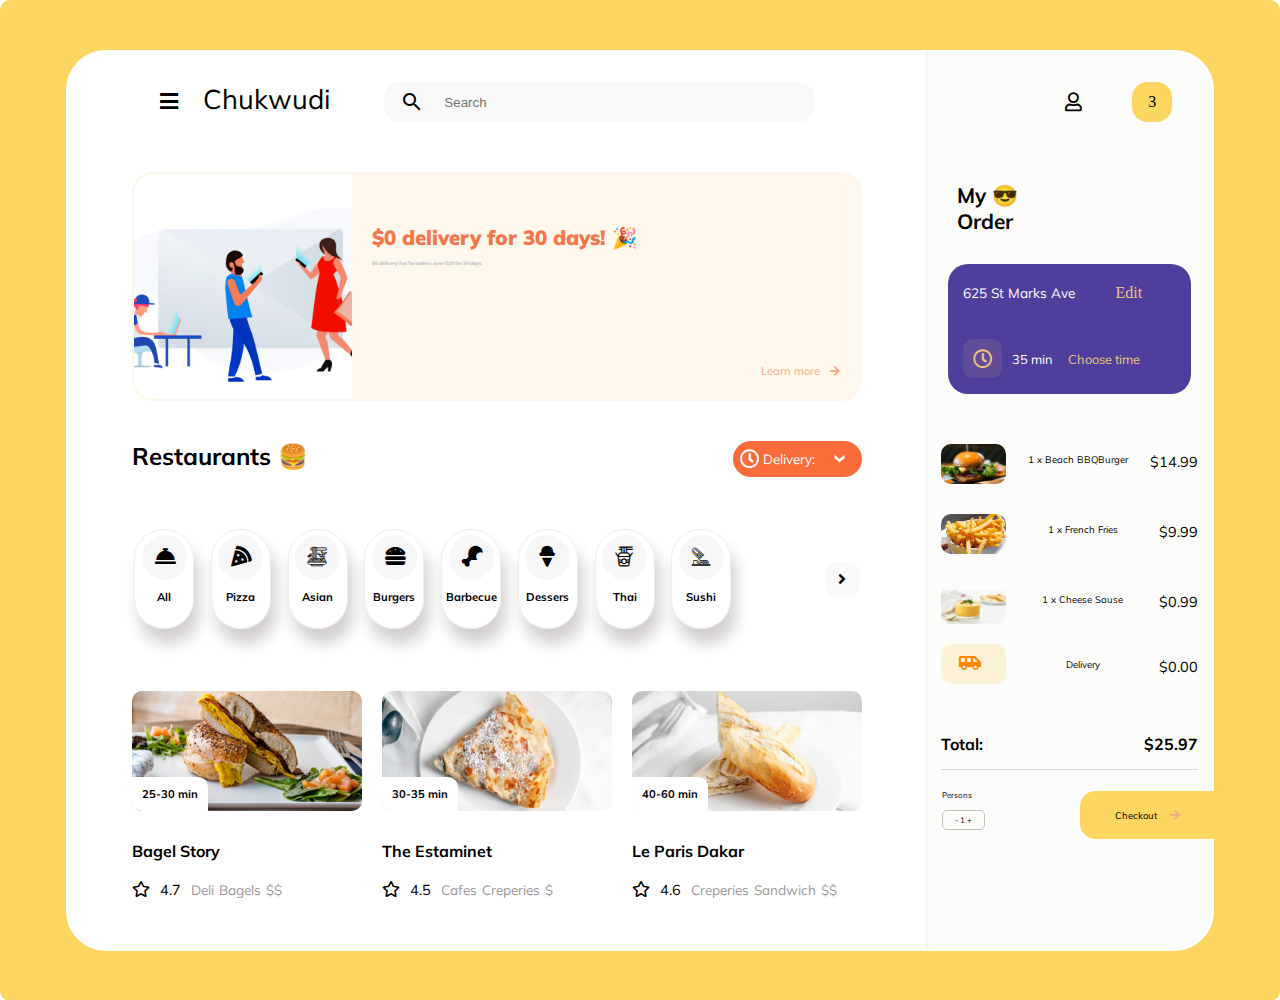
<file: index.html>
<!DOCTYPE html>
<html lang="en">

    <head>
        <meta charset="utf-8">
        <meta http-equiv="X-UA-Compatible" content="IE=edge">
        <title>Food Delivery Dashboard</title>
        <meta name="description" content="">
        <meta name="viewport" content="width=device-width, initial-scale=1">
        <link rel="stylesheet" href="style.css">
        <link rel="stylesheet" href="img/fontawesome-with-css/css/all.min.css">
        <link rel="stylesheet" type="text/css" href="img/my-icons-collection/font/flaticon.css">
        <link href="https://fonts.googleapis.com/icon?family=Material+Icons" rel="stylesheet">
    </head>

    <body>
        <main>
            <div class="inner-main">
                <div class="main-content">
                    <div class="header">
                        <i class="fas fa-bars"></i>
                        <p class="name">Chukwudi</p>
                        <i class="material-icons icon">search</i><input type="search" placeholder="Search">
                    </div>
                    <div class="first-content">
                        <div class="imgillus"></div>
                        <div>
                            <p class="delivery">$0 delivery for 30 days! &#x1F389;</p>
                            <p class="fee"> $0 delivery fee for orders over $10 for 30 days</p>
                        </div>
                        <p class="learn"><a href="#">Learn more</a><i class="fas fa-arrow-right"></i></p>
                    </div>
                    <div class="second-content-header">
                        <p class="restaurant">Restaurants &#127828;</p>
                        <div class="deliver">
                            <i class="far fa-clock iconz"></i>
                            <select name="delivery-time" class="deliver-now">
                                <option value="0">Delivery: </option>
                                <option value="30minutes">30 minutes</option>
                                <option value="1hour">1 hour</option>
                                <option value="2hours">2 hours</option>
                                <option value="5hours">5 hours</option>
                                <option value="5hours">1 day</option>
                                <option value="5hours">3 days</option>
                                <option value="5hours">5 days</option>
                                <option value="5hours">1 week</option>
                                <option value="5hours">1 month</option>
                                <option value="5hours">1 year</option>
                            </select>
                            <!--<i class="fas fa-arrow-down"></i>-->
                        </div>
                    </div>
                    <div class="second-content">
                        <div class="content-inner1">
                            <div class="meal"><i class="fas fa-concierge-bell"></i></div>
                            <p class="text">All</p>
                        </div>
                        <div class="content-inner2">
                            <div class="meal"><i class="fas fa-pizza-slice"></i></div>
                            <p class="text">Pizza</p>
                        </div>
                        <div class="content-inner3">
                            <div class="meal"><i class="flaticon-noodles"></i></div>
                            <p class="text">Asian</p>
                        </div>
                        <div class="content-inner4">
                            <div class="meal"><i class="fas fa-hamburger"></i></div>
                            <p class="text">Burgers</p>
                        </div>
                        <div class="content-inner5">
                            <div class="meal"><i class="fas fa-drumstick-bite"></i></div>
                            <p class="text">Barbecue</p>
                        </div>
                        <div class="content-inner6">
                            <div class="meal"><i class="fas fa-ice-cream"></i></div>
                            <p class="text">Dessers</p>
                        </div>
                        <div class="content-inner7">
                            <div class="meal"><i class="flaticon-thai-food"></i></div>
                            <p class="text">Thai</p>
                        </div>
                        <div class="content-inner8">
                            <div class="meal"><i class="flaticon-sushi"></i></div>
                            <p class="text">Sushi</p>
                        </div>
                        <div class="content-inner10">
                            <i class="fas fa-angle-right next-arrow"></i>
                        </div>
                    </div>
                    <div class="third-content">
                        <div class="inner-content1">
                            <div class="image1"><p class="min">25-30 min</p></div>
                            <p class="txt">Bagel Story</p>
                            <div class="reviews">
                                <p><i class="far fa-star"></i></p>
                                <p class="textz">4.7</p>
                                <p class="textx">Deli</p>
                                <p class="textx">Bagels</p>
                                <p class="textx">$$</p>
                            
                            </div>
                        </div>
                        <div class="inner-content2">
                            <div class="image2"><p class="min">30-35 min</p></div>
                            <p class="txt">The Estaminet</p>
                            <div class="reviews">
                                <p><i class="far fa-star"></i></p>
                                <p class="textz">4.5</p>
                                <p class="textx">Cafes</p>
                                <p class="textx">Creperies</p>
                                <p class="textx">$</p>
                            </div>
                        </div>
                        <div class="inner-content3">
                            <div class="image3"><p class="min">40-60 min</p></div>
                            <p class="txt">Le Paris Dakar</p>
                            <div class="reviews">
                                <p><i class="far fa-star"></i></p>
                                <p class="textz">4.6</p>
                                <p class="textx">Creperies</p>
                                <p class="textx">Sandwich</p>
                                <p class="textx">$$</p>
                            </div>
                        </div>
                    </div>
                </div>
                <div class="side-content">
                    <div class="side-header">
                        <i class="far fa-user"></i>
                        <p class="numb">3</p>
                    </div>
                    <p class="order">My &#128526; <br>Order</p>
                    <div class="purple">
                        <p class="six">625 St Marks Ave</p>
                        <p class="edit">Edit</p>
                        <i class="far fa-clock orange"></i>
                        <p class="timez">35 min</p>
                        <p class="choose">Choose time</p>
                    </div>

                    <div class="order-placed">
                        <div class="order1">
                            <div class="img-order1"></div>
                            <p class="one">1 <span>x</span> Beach BBQBurger</p>
                            <p class="dollar">$14.99</p>
                        </div>
                        <div class="order2">
                            <div class="img-order2"></div>
                            <p class="one">1 <span>x</span> French Fries</p>
                            <p class="dollar">$9.99</p>
                        </div>
                        <div class="order3">
                            <div class="img-order3"></div>
                            <p class="one">1 <span>x</span> Cheese Sause</p>
                            <p class="dollar">$0.99</p>
                        </div>
                        <div class="order4">
                            <div class="img-order4"><i class="material-icons">
                                airport_shuttle</i></div>
                            <p class="del">Delivery</p>
                            <p class="dollar">$0.00</p>
                        </div>
                        <div class="mTotal">
                            <p class="total">Total: </p>
                            <p class="Amt">$25.97</p>
                        </div>
                    </div>
                    <div class="checkout">
                        <div class="checkoutvalue">
                        <p class="per">Persons</p>
                        <p class="box">-  1  +</p>
                    </div>
                        <p class="check">Checkout <i class="fas fa-arrow-right xit"></i></p>
                    </div>
                </div>
                </div>
                </main>

    </body>

</html>
</file>
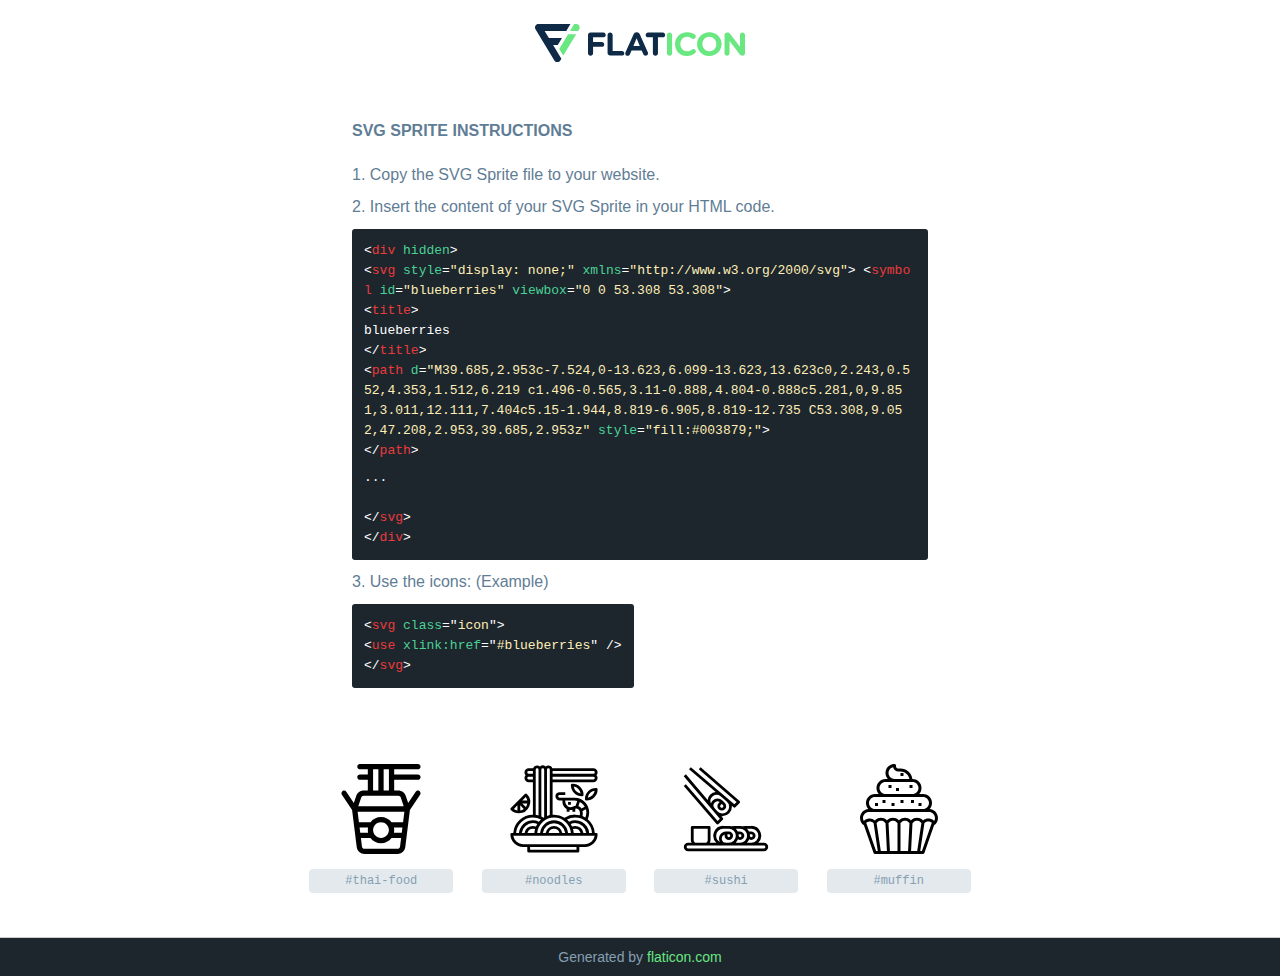
<file: img/my-icons-collection/My icons collection-SVG-Sprites-Demo.html>
<!DOCTYPE html>
<!--
Flaticon SVG Sprite: My icons collectionCreation date: 08/06/2020 12:21-->
<html>
<!DOCTYPE html>
<html>
<head>
    <title>Flaticon SVG Sprite</title>
    <meta charset="UTF-8">
    <style>
        html, body, div, span, applet, object, iframe,
        h1, h2, h3, h4, h5, h6, p, blockquote, pre,
        a, abbr, acronym, address, big, cite, code,
        del, dfn, em, img, ins, kbd, q, s, samp,
        small, strike, strong, sub, sup, tt, var,
        b, u, i, center,
        dl, dt, dd, ol, ul, li,
        fieldset, form, label, legend,
        table, caption, tbody, tfoot, thead, tr, th, td,
        article, aside, canvas, details, embed,
        figure, figcaption, footer, header, hgroup,
        menu, nav, output, ruby, section, summary,
        time, mark, audio, video {
            margin: 0;
            padding: 0;
            border: 0;
            font-size: 100%;
            font: inherit;
            vertical-align: baseline;
        }
        /* HTML5 display-role reset for older browsers */
        article, aside, details, figcaption, figure,
        footer, header, hgroup, menu, nav, section {
            display: block;
        }
        body {
            line-height: 1;
        }
        ol, ul {
            list-style: none;
        }
        blockquote, q {
            quotes: none;
        }
        blockquote:before, blockquote:after,
        q:before, q:after {
            content: '';
            content: none;
        }
        table {
            border-collapse: collapse;
            border-spacing: 0;
        }
        body {
            font-family: Helvetica, Arial, sans-serif;
            font-size: 16px;
            color: #5f7d95;
        }
        a {
            color: #69E781;
            font-weight: bold;
            text-decoration: none;
        }
        * {
            -moz-box-sizing: border-box;
            -webkit-box-sizing: border-box;
            box-sizing: border-box;
            margin: 0;
            padding: 0;
        }
        .glyph svg.icon {
            width: 90px;
            height: 90px;

            margin-bottom: 12px;
        }
        .wrapper {
            max-width: 600px;
            margin: auto;
            padding: 0 12px;
        }
        .title {
            margin-bottom: 24px;
            text-transform: uppercase;
            font-weight: bold;
        }
        header {
            text-align: center;
            padding: 24px;
        }
        header .logo {
            width: 210px;
            height: 38px;
            border: none;
            display: inline-block;
        }
        header strong {
            font-size: 28px;
            font-weight: 500;
            vertical-align: middle;
        }
        .demo {
            margin: 2em auto;
            line-height: 1.25em;
        }
        .demo ul li {
            margin-bottom: 12px;
        }
        .demo ul li code {
            background-color: #1D262D;
            border-radius: 3px;
            padding: 12px;
            display: inline-block;
            color: #fff;
            font-family: Consolas,Monaco,Lucida Console,Liberation Mono,DejaVu Sans Mono,Bitstream Vera Sans Mono,Courier New, monospace;
            font-weight: lighter;
            margin-top: 12px;
            font-size: 13px;
            word-break: break-all;
        }
        .demo ul li code .red {
            color: #EC3A3B;
        }
        .demo ul li code .green {
            color: #4AD295;
        }
        .demo ul li code .yellow {
            color: #FFEEB6;
        }
        .demo ul li code .blue {
            color: #2C8CF4;
        }
        .demo ul li code .purple {
            color: #4949E7;
        }
        .demo ul li code .dots {
            margin-top: 0.5em;
            display: block;
        }
        #glyphs {
            border-bottom: 1px solid #ccc;
            padding: 2em 0;
            text-align: center;
        }
        .glyph {
            display: inline-block;
            width: 9em;
            margin: 12px;
            text-align: center;
            vertical-align: top;
            background: #FFF;
        }
        .glyph .glyph-icon {
            padding: 10px;
            display: block;
            font-family:"Flaticon";
            font-size: 64px;
            line-height: 1;
        }
        .glyph .glyph-icon:before {
            font-size: 64px;
            color: #1D262D;
            margin-left: 0;
        }
        .class-name {
            font-size: 0.75em;
            background-color: #E3E9ED;
            color: #fff;
            border-radius: 4px;
            padding: 0.5em;
            color: #869FB2;
            font-family: Consolas,Monaco,Lucida Console,Liberation Mono,DejaVu Sans Mono,Bitstream Vera Sans Mono,Courier New, monospace;
        }
        .author-name {
            font-size: 0.6em;
            background-color: #fcfcfd;
            border: 1px solid #DEDEE4;
            border-top: 0;
            border-radius: 0 0 4px 4px;
            padding: 0.5em;
        }
        .attribution .title {
            margin-top: 2em;
        }
        .attribution textarea {
            background-color: #fcfcfd;
            padding: 12px;
            border: none;
            box-shadow: none;
            border: 1px solid #DEDEE4;
            border-radius: 4px;
            resize: none;
            width: 100%;
            height: 150px;
            font-size: 0.8em;
            font-family: Consolas,Monaco,Lucida Console,Liberation Mono,DejaVu Sans Mono,Bitstream Vera Sans Mono,Courier New, monospace;
            -webkit-appearance: none;
        }
        .iconsuse {
            margin: 2em auto;
            text-align: center;
            max-width: 1200px;
        }
        .iconsuse:after {
            content: '';
            display: table;
            clear: both;
        }
        .iconsuse .image {
            float: left;
            width: 25%;
            padding: 0 12px;
        }
        .iconsuse .image p {
            margin-bottom: 12px;
        }
        .iconsuse .image span {
            display: block;
            font-size: 0.65em;
            background-color: #1D262D;
            color: #fff;
            border-radius: 4px;
            padding: 0.5em;
            color: #FFFF99;
            margin-top: 12px;
            font-family: Consolas,Monaco,Lucida Console,Liberation Mono,DejaVu Sans Mono,Bitstream Vera Sans Mono,Courier New, monospace;
        }
        #footer {
            text-align: center;
            background-color: #1D262D;
            color: #869FB2;
            padding: 12px;
            font-size: 14px;
        }
        #footer a {
            font-weight: normal;
        }
        @media (max-width: 960px) {
            .iconsuse .image {
                width: 50%;
            }
        }
        @media (max-width: 560px) {
            .iconsuse .image {
                width: 100%;
            }
        }
    </style>
</head>
<body class="characters-off">
    <div hidden>
        <svg xmlns="http://www.w3.org/2000/svg" style="display: none;"><symbol id="thai-food" viewBox="0 0 512 512"><title>thai-food</title><path d="M474.32,153.519c-6.892-4.594-16.206-2.732-20.801,4.161l-42.987,64.481l-13.463-40.391 c-6.135-18.404-23.291-30.77-42.691-30.77H331V90h135c8.284,0,15-6.716,15-15s-6.716-15-15-15H331V30h135c8.284,0,15-6.716,15-15 s-6.716-15-15-15c-15.235,0-321.083,0-330,0c-8.284,0-15,6.716-15,15s6.716,15,15,15h45v30h-45c-8.284,0-15,6.716-15,15 s6.716,15,15,15h45v61h-23.377c-19.4,0-36.556,12.365-42.691,30.77l-13.463,40.391L58.482,157.68 c-4.596-6.894-13.909-8.755-20.801-4.161c-6.893,4.596-8.756,13.909-4.161,20.801l58.033,87.05l26.279,211.211 C120.641,495.054,139.836,512,162.484,512h187.033c22.647,0,41.843-16.946,44.653-39.427l26.278-211.203l58.033-87.05 C483.076,167.427,481.213,158.114,474.32,153.519z M271,30h30v121h-30V30z M211,30h30v121h-30V30z M143.393,191.257 c2.045-6.135,7.763-10.257,14.23-10.257h196.755c6.467,0,12.185,4.122,14.23,10.256L385.188,241H126.813L143.393,191.257z M134.18,360.9h48.33c-0.988,4.848-1.509,9.964-1.509,15.1c0,5.136,0.521,10.152,1.509,15h-44.597L134.18,360.9z M364.401,468.861 c-0.936,7.491-7.335,13.139-14.884,13.139H162.484c-7.549,0-13.948-5.648-14.883-13.131L141.646,421h54.396 c13.697,18.204,35.475,30,59.959,30s46.262-11.796,59.959-30h54.396L364.401,468.861z M211,376c0-24.813,20.187-45,45-45 s45,20.187,45,45s-20.187,45-45,45S211,400.813,211,376z M374.089,391h-44.597c0.988-4.848,1.509-9.864,1.509-15 s-0.521-10.152-1.509-15h48.33L374.089,391z M381.554,331H315.96c-13.697-18.204-35.475-30-59.959-30s-46.262,11.796-59.959,30 h-65.594l-7.465-60h266.036L381.554,331z"/></symbol><symbol id="noodles" viewBox="0 0 64 64"><title>noodles</title><rect x="42" y="27" width="2" height="2"/><path d="M63,6a3,3,0,0,0-3-3H30.82A3,3,0,0,0,28,1a3,3,0,0,0-2,.78,3,3,0,0,0-4,0A3,3,0,0,0,20,1a3,3,0,0,0-2.82,2H14a3,3,0,0,0-3,3,3,3,0,0,0,.78,2A3,3,0,0,0,11,10a3,3,0,0,0,3,3h3V36A14,14,0,0,0,3.05,49H2a1,1,0,0,0-1,1,9,9,0,0,0,9,9h3v3a1,1,0,0,0,1,1H49a1,1,0,0,0,1-1V59h4a9,9,0,0,0,9-9,1,1,0,0,0-1-1H61a14,14,0,0,0-5-9.76,11.32,11.32,0,0,0,1-4.72,10.59,10.59,0,0,0-2.41-6.73,10.33,10.33,0,0,0-8-3.79H36a1,1,0,0,1,0-2h4V20H36a3,3,0,0,0,0,6h2v.87a5.81,5.81,0,0,0,2.89,5.07L41,32v2h2V32.68a5.61,5.61,0,0,0,2.12-.11V34h2V31.79a2.47,2.47,0,0,1,2.11.3,2.59,2.59,0,0,1,1.08,1.64,7.6,7.6,0,0,1,0,2.69A14.21,14.21,0,0,0,47,36a13.92,13.92,0,0,0-7.51,2.19A13.9,13.9,0,0,0,32,36c-.34,0-.67,0-1,0V13H60a3,3,0,0,0,3-3,3,3,0,0,0-.78-2A3,3,0,0,0,63,6ZM61,6a1,1,0,0,1-1,1H31V5H60A1,1,0,0,1,61,6ZM24,3a1,1,0,0,1,1,1V37.89l-.49.3A14.86,14.86,0,0,0,23,37.35V4A1,1,0,0,1,24,3ZM14,5h3V7H14a1,1,0,0,1,0-2Zm0,6a1,1,0,0,1,0-2h3v2Zm5-7a1,1,0,0,1,2,0V36.59a12.3,12.3,0,0,0-2-.44ZM17,38a11.93,11.93,0,0,1,5.78,1.49A14,14,0,0,0,21.3,41,10,10,0,0,0,7.05,49h-2A12,12,0,0,1,17,38ZM13.14,49A4,4,0,0,1,17,46a4.11,4.11,0,0,1,1.51.3,14.11,14.11,0,0,0-.46,2.7Zm6-4.58A5.94,5.94,0,0,0,17,44a6,6,0,0,0-5.91,5h-2A8,8,0,0,1,17,42a8.09,8.09,0,0,1,3.12.63A13.32,13.32,0,0,0,19.17,44.42ZM48,61H15V59H48Zm6-4H10a7,7,0,0,1-6.93-6H60.93A7,7,0,0,1,54,57ZM37.91,49a6,6,0,0,0-11.82,0h-2a8,8,0,0,1,15.86,0Zm-2,0H28.14a4,4,0,0,1,7.72,0Zm17,0A6,6,0,0,0,47,44a5.94,5.94,0,0,0-2.17.42,13.32,13.32,0,0,0-.95-1.79A8.09,8.09,0,0,1,47,42a8,8,0,0,1,7.93,7Zm-7.42-2.69A3.92,3.92,0,0,1,47,46a4,4,0,0,1,3.86,3H46A13.87,13.87,0,0,0,45.49,46.31ZM41.9,30.21A3.81,3.81,0,0,1,40,26.87V26h6.59a8.24,8.24,0,0,1,1.94.23l-1.15,3.46a4.47,4.47,0,0,0-1.75.55A3.71,3.71,0,0,1,41.9,30.21Zm8.45.23a4,4,0,0,0-1-.48l1-3a8.27,8.27,0,0,1,2.64,2.12,8.81,8.81,0,0,1,.9,1.35l-2.42,1.21A4.57,4.57,0,0,0,50.35,30.44Zm1.94,3,2.41-1.2a8.48,8.48,0,0,1,.3,2.25,9.37,9.37,0,0,1-.72,3.54,15.35,15.35,0,0,0-2-1A9.68,9.68,0,0,0,52.29,33.47ZM47,38A12,12,0,0,1,59,49H57A10,10,0,0,0,42.7,41a14,14,0,0,0-1.48-1.5A11.93,11.93,0,0,1,47,38ZM44,49H42a10,10,0,0,0-19.9,0h-2A12,12,0,0,1,44,49ZM27,36.94V4a1,1,0,0,1,2,0V36.33A13.6,13.6,0,0,0,27,36.94ZM60,11H31V9H60a1,1,0,0,1,0,2Z"/><path d="M7,35.07a8.07,8.07,0,0,0,5.71-13.78,1,1,0,0,0-1.42,0l-10,10a1,1,0,0,0,0,1.42A8.07,8.07,0,0,0,7,35.07ZM9.41,28H13a6.08,6.08,0,0,1-1,2.52Zm1.11,3.94A6,6,0,0,1,8,33V29.41Zm1.42-8.47A5.91,5.91,0,0,1,13,26H9.41ZM6,29.41V33a5.91,5.91,0,0,1-2.53-1Z"/><path d="M62,17h-.17A7.82,7.82,0,0,0,54,24.83V25a1,1,0,0,0,1,1h.17A7.82,7.82,0,0,0,63,18.17V18A1,1,0,0,0,62,17Zm-2.71,5.29a5.71,5.71,0,0,1-3.22,1.64,5.84,5.84,0,0,1,4.86-4.86A5.71,5.71,0,0,1,59.29,22.29Z"/><path d="M45,14a1,1,0,0,0-1,1v.17A7.82,7.82,0,0,0,51.83,23H52a1,1,0,0,0,1-1v-.17A7.82,7.82,0,0,0,45.17,14Zm4.29,3.71a5.71,5.71,0,0,1,1.64,3.22,5.84,5.84,0,0,1-4.86-4.86A5.71,5.71,0,0,1,49.29,17.71Z"/></symbol><symbol id="sushi" viewBox="0 0 512 512"><title>sushi</title><path d="M472,448H439.13831A55.96314,55.96314,0,0,0,400,352H368a55.92675,55.92675,0,0,0-16.02734,2.33667A55.8029,55.8029,0,0,0,335.98926,352h-32a55.92816,55.92816,0,0,0-16.022,2.33514A55.80407,55.80407,0,0,0,271.98926,352h-32A55.96314,55.96314,0,0,0,200.851,448H163.695A31.79288,31.79288,0,0,0,168,432V360a7.99977,7.99977,0,0,0-8-8H64a7.99977,7.99977,0,0,0-8,8v72a31.79288,31.79288,0,0,0,4.305,16H40a24,24,0,0,0,0,48H472a24,24,0,0,0,0-48Zm-72-80a40,40,0,0,1,0,80H375.12756a56.17038,56.17038,0,0,0,12.85511-19.23865A23.99516,23.99516,0,1,0,400,384H386.575a56.26012,56.26012,0,0,0-11.44739-16Zm-8,40v-8h8a8,8,0,1,1-8,8Zm-56.01074-40a40,40,0,1,1,0,80h-24.8617a56.171,56.171,0,0,0,12.85315-19.23364A23.99513,23.99513,0,1,0,335.98926,384H322.575a56.26012,56.26012,0,0,0-11.44739-16Zm-8,40v-8h8a8,8,0,1,1-8,8Zm-128,0a40.04521,40.04521,0,0,1,40-40h32a40,40,0,1,1,0,80h-16a24.00087,24.00087,0,0,1-8-46.62891V408a24,24,0,1,0,24-24h-16a39.98651,39.98651,0,0,0-35.12335,59.12335A40.03261,40.03261,0,0,1,199.98926,408Zm64,0v-8h8a8,8,0,1,1-8,8ZM72,432V368h80v64a16.01833,16.01833,0,0,1-16,16H88A16.01833,16.01833,0,0,1,72,432Zm400,48H40a8,8,0,0,1,0-16H472a8,8,0,0,1,0,16Z"/><path d="M27.85205,114.77637,15.73389,125.22363l186.207,216a8.001,8.001,0,0,0,5.76318,2.771q.14868.00513.29639.00537a8.00011,8.00011,0,0,0,5.65625-2.34326l24-24a7.99976,7.99976,0,0,0,.44336-10.83252l-7.90271-9.31391c.79706.06855,1.59552.12964,2.39782.163.75586.03174,1.50782.04687,2.26124.04687a54.845,54.845,0,0,0,54.81689-57.125c-.03394-.81719-.09546-1.63049-.166-2.44226l9.30127,7.93348a7.99914,7.99914,0,0,0,10.84815-.42969l24-24a7.999,7.999,0,0,0-.41748-11.70215l-221.53858-192L101.22217,30.04541l215.0459,186.37305-12.69922,12.69922L55.9502,17.91357,45.56738,30.08643,197.46393,159.64532A50.99131,50.99131,0,0,0,151.698,204.99323L27.67578,58.82422,15.47559,69.17578l205.65527,242.3794L208.43457,324.252Zm149.80469,70.88037a35.24251,35.24251,0,0,1,47.4043-1.97168l.24621-.291,34.78992,29.67371-.12988.15344a38.84555,38.84555,0,1,1-54.7461,54.7461l-.05273.04461-14.75208-17.38629.0763-.06457a22.93531,22.93531,0,0,1,29.80664-34.17383l-5.95606,5.956a24.9704,24.9704,0,1,0,35.31348,0L235.53027,208.2168a38.977,38.977,0,0,0-55.06054,0,38.51163,38.51163,0,0,0-9.84143,16.8518A35.28826,35.28826,0,0,1,177.65674,185.65674ZM223.0293,240a8.91226,8.91226,0,0,1,2.62744-6.34326L232,227.31348l6.34326,6.34326A8.97072,8.97072,0,1,1,223.0293,240Z"/></symbol><symbol id="muffin" viewBox="0 0 480.005 480.005"><title>muffin</title><g> <g> <rect x="112.002" y="208.005" width="16" height="16"/> </g> </g><g> <g> <rect x="152.002" y="192.005" width="16" height="16"/> </g> </g><g> <g> <rect x="200.002" y="208.005" width="16" height="16"/> </g> </g><g> <g> <rect x="248.002" y="192.005" width="16" height="16"/> </g> </g><g> <g> <rect x="304.002" y="192.005" width="16" height="16"/> </g> </g><g> <g> <rect x="344.002" y="208.005" width="16" height="16"/> </g> </g><g> <g> <rect x="248.002" y="48.005" width="16" height="16"/> </g> </g><g> <g> <rect x="184.002" y="112.005" width="16" height="16"/> </g> </g><g> <g> <rect x="224.002" y="128.005" width="16" height="16"/> </g> </g><g> <g> <rect x="296.002" y="112.005" width="16" height="16"/> </g> </g><g> <g> <path d="M403.514,240.181c17.819-19.562,16.406-49.865-3.156-67.684c-8.847-8.059-20.389-12.515-32.356-12.492h-20.32 c17.717-19.66,16.142-49.96-3.518-67.678c-8.823-7.951-20.285-12.343-32.162-12.322h-0.552c-4.056-31.967-31.225-55.946-63.448-56 h-10.968c-5.987,0.189-11.305-3.799-12.8-9.6c-0.316-1.584-0.316-3.216,0-4.8c0.413-2.382-0.262-4.824-1.84-6.656 c-1.6-1.866-3.934-2.941-6.392-2.944c-20.547-0.286-38.924,12.736-45.464,32.216c-5.044,14.874-2.575,31.27,6.624,44 c0.974,1.319,2.015,2.588,3.12,3.8h-12.28c-26.465-0.045-47.957,21.372-48.002,47.838c-0.02,11.877,4.371,23.339,12.322,32.162 h-20.32c-26.461-0.051-47.953,21.359-48.004,47.82c-0.023,11.967,4.433,23.509,12.492,32.356 c-25.055,1.838-44.455,22.685-44.488,47.808c-0.004,15.757,7.821,30.487,20.88,39.304l51.568,147.336 c1.122,3.21,4.151,5.36,7.552,5.36h256c3.401,0,6.43-2.15,7.552-5.36l51.568-147.336c13.059-8.817,20.884-23.547,20.88-39.304 C447.978,262.876,428.576,242.019,403.514,240.181z M185.762,37.205c3.544-10.216,12.126-17.868,22.68-20.224 c0,0.16,0.056,0.32,0.08,0.48c2.918,13.348,14.85,22.783,28.512,22.544h10.968c23.413,0.029,43.401,16.92,47.336,40h-79.336 c-10.245-0.021-19.866-4.923-25.904-13.2C183.957,58.218,182.342,47.192,185.762,37.205z M168.002,96.005h144 c17.673,0,32,14.327,32,32s-14.327,32-32,32h-144c-17.673,0-32-14.327-32-32S150.329,96.005,168.002,96.005z M112.002,176.005h256 c17.673,0,32,14.327,32,32s-14.327,32-32,32h-256c-17.673,0-32-14.327-32-32S94.329,176.005,112.002,176.005z M117.682,464.005 L65.09,313.741c4.526-4.432,10.481-7.109,16.8-7.552c7.723-0.508,15.293,2.314,20.8,7.752l1.856,1.856l22.168,148.208H117.682z M142.898,464.005l-22.4-149.2l4.616-4.616c10.432-10.401,27.312-10.401,37.744,0l5.304,5.288l7.424,148.528H142.898z M232.002,464.005h-40.384l-7.448-148.856l4.96-4.96c10.432-10.401,27.312-10.401,37.744,0l5.128,5.128V464.005z M288.386,464.005 h-40.384V315.317l5.128-5.128c10.432-10.401,27.312-10.401,37.744,0l4.96,4.96L288.386,464.005z M304.418,464.005l7.424-148.528 l5.288-5.288c10.432-10.401,27.312-10.401,37.744,0l4.616,4.616l-22.384,149.2H304.418z M362.322,464.005h-9.032l22.232-148.208 l1.856-1.856c10.34-10.35,27.087-10.439,37.536-0.2L362.322,464.005z M427.698,303.949l-0.096-0.088 c-1.654-1.768-3.456-3.392-5.384-4.856c-0.304-0.232-0.6-0.472-0.904-0.696c-1.885-1.363-3.878-2.57-5.96-3.608 c-0.376-0.192-0.752-0.368-1.144-0.552c-2.124-0.981-4.327-1.784-6.584-2.4c-0.32-0.096-0.648-0.152-0.976-0.232 c-2.418-0.628-4.886-1.043-7.376-1.24c-1.016-0.072-2.024-0.104-3.032-0.104c-1.008,0-1.928,0.192-2.896,0.256 c-1.264,0.088-2.52,0.152-3.768,0.344c-1.4,0.224-2.752,0.592-4.12,0.952c-1.224,0.32-2.448,0.584-3.64,1.008 c-1.495,0.58-2.956,1.245-4.376,1.992c-0.944,0.464-1.92,0.8-2.824,1.36c-2.328,1.36-4.522,2.938-6.552,4.712l-1.88-1.88 c-16.683-16.639-43.685-16.639-60.368,0l-1.816,1.776l-1.816-1.816c-16.683-16.639-43.685-16.639-60.368,0l-1.816,1.816 l-1.816-1.816c-16.683-16.639-43.685-16.639-60.368,0l-1.816,1.816l-1.816-1.816c-16.683-16.639-43.685-16.639-60.368,0 l-1.88,1.88c-10.5-9.352-24.98-12.835-38.584-9.28c-0.328,0.08-0.656,0.136-0.976,0.232c-2.257,0.616-4.46,1.419-6.584,2.4 c-0.392,0.184-0.8,0.36-1.144,0.552c-2.082,1.038-4.075,2.245-5.96,3.608c-0.304,0.224-0.6,0.464-0.904,0.696 c-1.928,1.464-3.729,3.088-5.384,4.856l-0.096,0.088c-2.825-4.824-4.311-10.314-4.304-15.904c0-17.673,14.327-32,32-32h320 c17.673,0,32,14.327,32,32C432.016,293.608,430.53,299.113,427.698,303.949z"/> </g> </g></symbol></svg>    </div>
    <header>
        <a href="https://www.flaticon.com/" target="_blank" class="logo">
            <svg version="1.1" xmlns="http://www.w3.org/2000/svg" xmlns:xlink="http://www.w3.org/1999/xlink" xmlns:a="http://ns.adobe.com/AdobeSVGViewerExtensions/3.0/" viewBox="0 0 560.875 102.036" enable-background="new 0 0 560.875 102.036" xml:space="preserve">
                <defs>
                </defs>
                <g>
                    <g class="letters">
                        <path fill="#0E2A47" d="M141.596,29.675c0-3.777,2.985-6.767,6.764-6.767h34.438c3.426,0,6.15,2.728,6.15,6.15
                        c0,3.43-2.724,6.149-6.15,6.149h-27.674v13.091h23.719c3.429,0,6.151,2.724,6.151,6.15c0,3.43-2.723,6.149-6.151,6.149h-23.719
                        v17.574c0,3.773-2.986,6.761-6.764,6.761c-3.779,0-6.764-2.989-6.764-6.761V29.675z"></path>
                        <path fill="#0E2A47" d="M193.844,29.149c0-3.781,2.985-6.767,6.764-6.767c3.776,0,6.763,2.985,6.763,6.767v42.957h25.039
                        c3.426,0,6.149,2.726,6.149,6.153c0,3.425-2.723,6.15-6.149,6.15h-31.802c-3.779,0-6.764-2.986-6.764-6.768V29.149z"></path>
                        <path fill="#0E2A47" d="M241.891,75.71l21.438-48.407c1.492-3.341,4.215-5.357,7.906-5.357h0.792
                        c3.686,0,6.323,2.017,7.815,5.357l21.439,48.407c0.436,0.967,0.701,1.845,0.701,2.723c0,3.602-2.809,6.501-6.414,6.501
                        c-3.161,0-5.269-1.845-6.499-4.655l-4.132-9.661h-27.059l-4.301,10.102c-1.144,2.631-3.426,4.214-6.237,4.214
                        c-3.517,0-6.24-2.81-6.24-6.325C241.1,77.64,241.451,76.677,241.891,75.71z M279.932,58.666l-8.521-20.297l-8.526,20.297H279.932
                        z"></path>
                        <path fill="#0E2A47" d="M314.864,35.387H301.86c-3.429,0-6.239-2.813-6.239-6.238c0-3.429,2.811-6.24,6.239-6.24h39.533
                        c3.426,0,6.237,2.811,6.237,6.24c0,3.425-2.811,6.238-6.237,6.238h-13.001v42.785c0,3.773-2.99,6.761-6.764,6.761
                        c-3.779,0-6.764-2.989-6.764-6.761V35.387z"></path>
                        <path fill="#69E781" d="M352.615,29.149c0-3.781,2.985-6.767,6.767-6.767c3.774,0,6.761,2.985,6.761,6.767v49.024
                        c0,3.773-2.987,6.761-6.761,6.761c-3.781,0-6.767-2.989-6.767-6.761V29.149z"></path>
                        <path fill="#69E781" d="M374.132,53.836v-0.179c0-17.481,13.178-31.801,32.065-31.801c9.22,0,15.459,2.458,20.557,6.238
                        c1.402,1.054,2.637,2.985,2.637,5.357c0,3.692-2.985,6.59-6.681,6.59c-1.845,0-3.071-0.702-4.044-1.319
                        c-3.776-2.813-7.729-4.393-12.562-4.393c-10.364,0-17.831,8.611-17.831,19.154v0.173c0,10.542,7.291,19.329,17.831,19.329
                        c5.715,0,9.492-1.756,13.359-4.834c1.049-0.874,2.458-1.491,4.039-1.491c3.429,0,6.325,2.813,6.325,6.236
                        c0,2.106-1.056,3.78-2.282,4.834c-5.539,4.834-12.036,7.733-21.878,7.733C387.572,85.464,374.132,71.493,374.132,53.836z"></path>
                        <path fill="#69E781" d="M433.009,53.836v-0.179c0-17.481,13.79-31.801,32.766-31.801c18.981,0,32.592,14.143,32.592,31.628v0.173
                        c0,17.483-13.785,31.807-32.769,31.807C446.625,85.464,433.009,71.32,433.009,53.836z M484.224,53.836v-0.179
                        c0-10.539-7.725-19.326-18.626-19.326c-10.893,0-18.449,8.611-18.449,19.154v0.173c0,10.542,7.73,19.329,18.626,19.329
                        C476.676,72.986,484.224,64.378,484.224,53.836z"></path>
                        <path fill="#69E781" d="M506.233,29.321c0-3.774,2.99-6.763,6.767-6.763h1.401c3.252,0,5.183,1.583,7.029,3.953l26.093,34.265
                        V29.059c0-3.692,2.99-6.677,6.681-6.677c3.683,0,6.671,2.985,6.671,6.677v48.934c0,3.78-2.987,6.765-6.764,6.765h-0.436
                        c-3.257,0-5.188-1.581-7.034-3.953l-27.056-35.492v32.944c0,3.687-2.985,6.676-6.678,6.676c-3.683,0-6.673-2.989-6.673-6.676
                        V29.321z"></path>
                    </g>
                    <g class="insignia">
                        <path fill="#0E2A47" d="M48.372,56.137h12.517l11.156-18.537H37.186L25.688,18.539h57.825L94.668,0H9.271
                        C5.925,0,2.842,1.801,1.198,4.716c-1.644,2.907-1.593,6.482,0.134,9.343l50.38,83.501c1.678,2.781,4.689,4.476,7.938,4.476
                        c3.246,0,6.257-1.695,7.935-4.476l2.898-4.804L48.372,56.137z"></path>
                        <g class="i">
                            <path fill="#69E781" d="M93.575,18.539h0.031v0.004l21.652,0.004l2.705-4.488c1.727-2.861,1.778-6.436,0.133-9.343
                            C116.454,1.801,113.371,0,110.026,0h-5.294L93.575,18.539z"></path>
                            <polygon fill="#69E781" points="88.291,27.356 64.725,66.486 75.519,84.404 109.942,27.356"></polygon>
                        </g>
                    </g>
                </g>
            </svg>
        </a>
    </header>
    <section class="demo wrapper">
        <p class="title">SVG Sprite Instructions</p>
        <ul>
            <li>
                <span class="num">1. </span>Copy the SVG Sprite file to your website.
            </li>
            <li>
                <span class="num">2. </span>Insert the content of your SVG Sprite in your HTML code.
                <code class="big">
                    &lt;<span class="red">div</span> <span class="green">hidden</span>&gt;<br>
                    &lt;<span class="red">svg</span> <span class="green">style</span>=<span class="yellow">"display: none;"</span> <span class="green">xmlns</span>=<span class="yellow">"http://www.w3.org/2000/svg"</span>>
                    &lt;<span class="red">symbol</span> <span class="green">id</span>=<span class="yellow">"blueberries"</span> <span class="green">viewbox</span>=<span class="yellow">"0 0 53.308 53.308"</span>><br>
                    &lt;<span class="red">title</span>><br>
                    blueberries<br>
                    &lt;/<span class="red">title</span>><br>
                    &lt;<span class="red">path</span> <span class="green">d</span>=<span class="yellow">"M39.685,2.953c-7.524,0-13.623,6.099-13.623,13.623c0,2.243,0.552,4.353,1.512,6.219   c1.496-0.565,3.11-0.888,4.804-0.888c5.281,0,9.851,3.011,12.111,7.404c5.15-1.944,8.819-6.905,8.819-12.735   C53.308,9.052,47.208,2.953,39.685,2.953z"</span> <span class="green">style</span>=<span class="yellow">"fill:#003879;"</span>><br>
                    &lt;/<span class="red">path</span>>
                    <br/><span class="dots">...</span>
                    <br/>&lt;/<span class="red">svg</span>&gt;
                    <br/>&lt;/<span class="red">div</span>&gt;
                </code>
            </li>
            <li>
                <p>
                    <span class="num">3. </span>Use the icons: (Example)
                    <br />
                    <code>
                        &lt;<span class="red">svg</span> <span class="green">class</span>=&quot;<span class="yellow">icon</span>&quot;&gt;<br>
                        &lt;<span class="red">use</span> <span class="green">xlink:href</span>=&quot;<span class="yellow">#blueberries</span>&quot; /&gt;<br>
                        &lt;/<span class="red">svg</span>&gt;
                    </code>
                </li>
            </ul>
        </section>
        <section id="glyphs">
                            <div class="glyph">
                    <svg class="icon">
                      <use xlink:href="#thai-food"></use>
                  </svg>
                  <div class="class-name">#thai-food</div>
              </div>
                                <div class="glyph">
                    <svg class="icon">
                      <use xlink:href="#noodles"></use>
                  </svg>
                  <div class="class-name">#noodles</div>
              </div>
                                <div class="glyph">
                    <svg class="icon">
                      <use xlink:href="#sushi"></use>
                  </svg>
                  <div class="class-name">#sushi</div>
              </div>
                                <div class="glyph">
                    <svg class="icon">
                      <use xlink:href="#muffin"></use>
                  </svg>
                  <div class="class-name">#muffin</div>
              </div>
                      </section>
      <div id="footer">
        <div>Generated by <a href="https://www.flaticon.com/">flaticon.com</a>
        </div>
    </div>
</body>
</html>
</file>
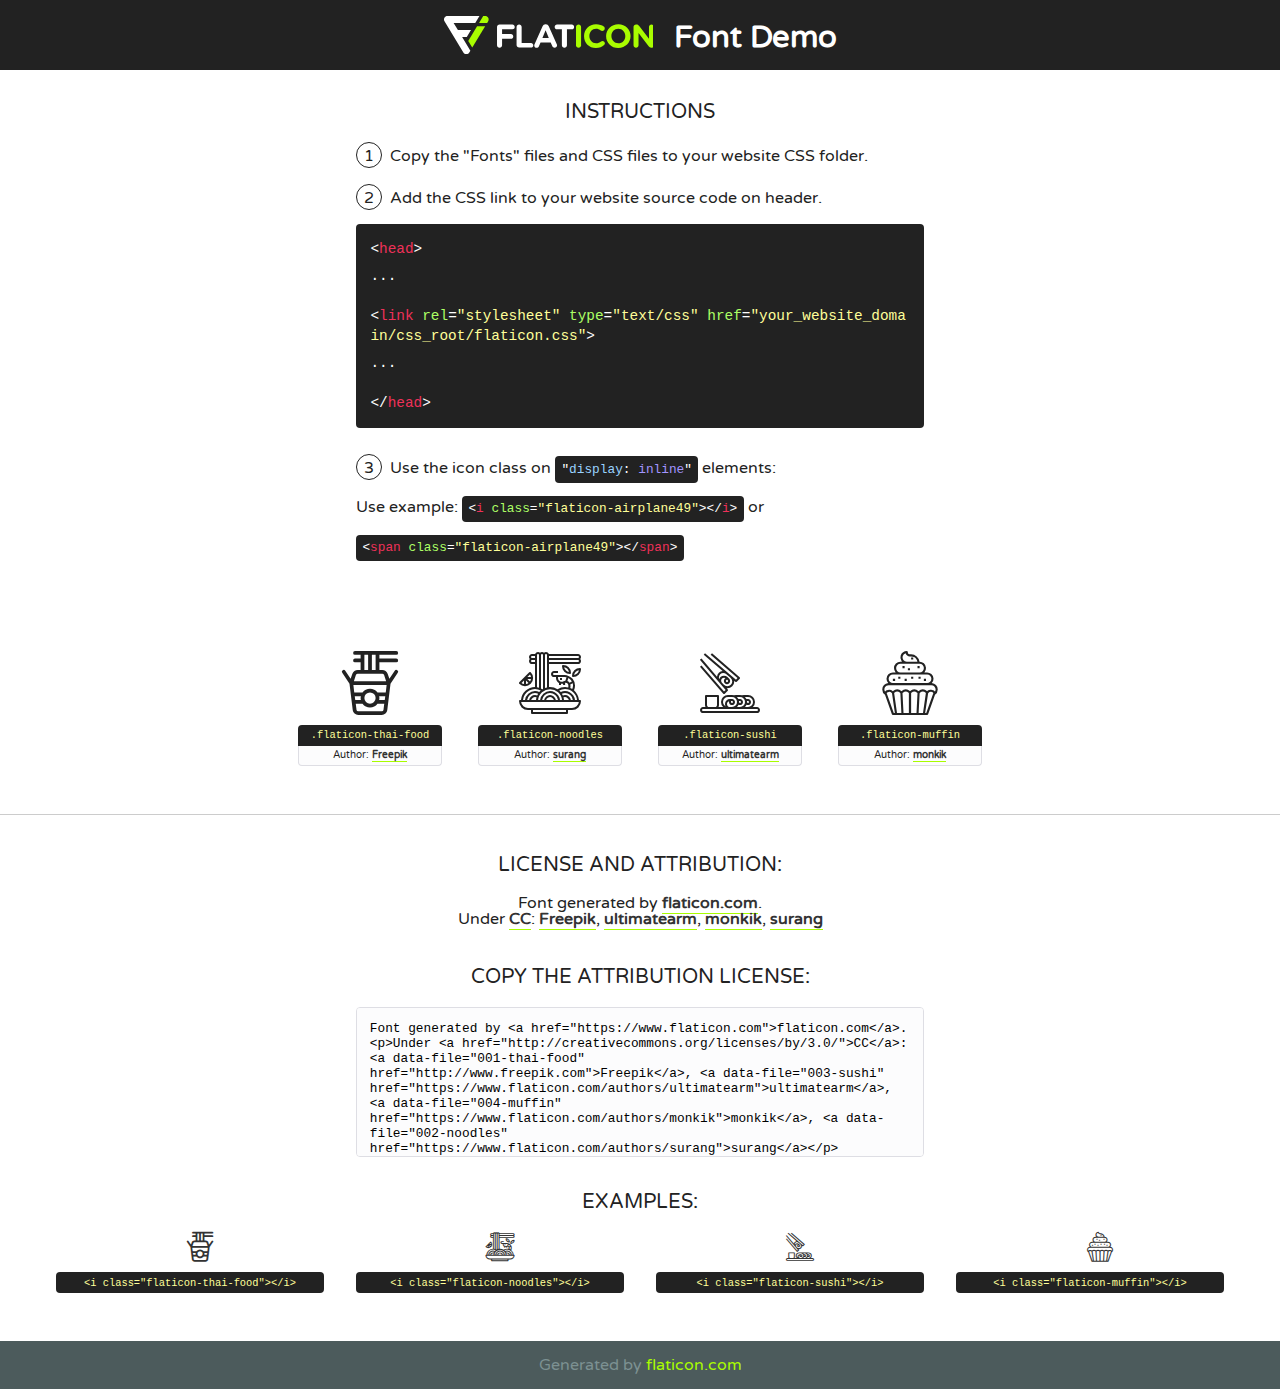
<file: img/my-icons-collection/font/flaticon.html>
<!DOCTYPE html>
<!--
  Flaticon icon font: Flaticon
  Creation date: 08/06/2020 10:21
-->
<html>
<!DOCTYPE html>
<html>

<head>
    <title>Flaticon WebFont</title>
    <link href="http://fonts.googleapis.com/css?family=Varela+Round" rel="stylesheet" type="text/css" />
    <link rel="stylesheet" type="text/css" href="flaticon.css">
    <meta charset="UTF-8">
    <style>
    html, body, div, span, applet, object, iframe,
    h1, h2, h3, h4, h5, h6, p, blockquote, pre,
    a, abbr, acronym, address, big, cite, code,
    del, dfn, em, img, ins, kbd, q, s, samp,
    small, strike, strong, sub, sup, tt, var,
    b, u, i, center,
    dl, dt, dd, ol, ul, li,
    fieldset, form, label, legend,
    table, caption, tbody, tfoot, thead, tr, th, td,
    article, aside, canvas, details, embed, 
    figure, figcaption, footer, header, hgroup, 
    menu, nav, output, ruby, section, summary,
    time, mark, audio, video {
        margin: 0;
        padding: 0;
        border: 0;
        font-size: 100%;
        font: inherit;
        vertical-align: baseline;
    }
    /* HTML5 display-role reset for older browsers */
    article, aside, details, figcaption, figure, 
    footer, header, hgroup, menu, nav, section {
        display: block;
    }
    body {
        line-height: 1;
    }
    ol, ul {
        list-style: none;
    }
    blockquote, q {
        quotes: none;
    }
    blockquote:before, blockquote:after,
    q:before, q:after {
        content: '';
        content: none;
    }
    table {
        border-collapse: collapse;
        border-spacing: 0;
    }
    body {
        font-family: 'Varela Round', Helvetica, Arial, sans-serif;
        font-size: 16px;
        color: #222;
    }
    a {
        color: #333;
        border-bottom: 1px solid #a9fd00;
        font-weight: bold;
        text-decoration: none;
    }
    * {
        -moz-box-sizing: border-box;
        -webkit-box-sizing: border-box;
        box-sizing: border-box;
        margin: 0;
        padding: 0;
    }
    [class^="flaticon-"]:before, [class*=" flaticon-"]:before, [class^="flaticon-"]:after, [class*=" flaticon-"]:after {
        font-family: Flaticon;
        font-size: 30px;
        font-style: normal;
        margin-left: 20px;
        color: #333;
    }
    .wrapper {
        max-width: 600px;
        margin: auto;
        padding: 0 1em;
    }
    .title {
        font-size: 1.25em;
        text-align: center;
        margin-bottom: 1em;
        text-transform: uppercase;
    }
    header {
        text-align: center;
        background-color: #222;
        color: #fff;
        padding: 1em;
    }
    header .logo {
        width: 210px;
        height: 38px;
        display: inline-block;
        vertical-align: middle;
        margin-right: 1em;
        border: none;
    }
    header strong {
        font-size: 1.95em;
        font-weight: bold;
        vertical-align: middle;
        margin-top: 5px;
        display: inline-block;
    }
    .demo {
        margin: 2em auto;
        line-height: 1.25em;
    }
    .demo ul li {
        margin-bottom: 1em;
    }
    .demo ul li .num {
        color: #222;
        border-radius: 20px;
        display: inline-block;
        width: 26px;
        padding: 3px;
        height: 26px;
        text-align: center;
        margin-right: 0.5em;
        border: 1px solid #222;
    }
    .demo ul li code {
        background-color: #222;
        border-radius: 4px;
        padding: 0.25em 0.5em;
        display: inline-block;
        color: #fff;
        font-family: Consolas,Monaco,Lucida Console,Liberation Mono,DejaVu Sans Mono,Bitstream Vera Sans Mono,Courier New, monospace;
        font-weight: lighter;
        margin-top: 1em;
        font-size: 0.8em;
        word-break: break-all;
    }
    .demo ul li code.big {
        padding: 1em;
        font-size: 0.9em;
    }
    .demo ul li code .red {
        color: #EF3159;
    }
    .demo ul li code .green {
        color: #ACFF65;
    }
    .demo ul li code .yellow {
        color: #FFFF99;
    }
    .demo ul li code .blue {
        color: #99D3FF;
    }
    .demo ul li code .purple {
        color: #A295FF;
    }
    .demo ul li code .dots {
        margin-top: 0.5em;
        display: block;
    }
    #glyphs {
        border-bottom: 1px solid #ccc;
        padding: 2em 0;
        text-align: center;
    }
    .glyph {
        display: inline-block;
        width: 9em;
        margin: 1em;
        text-align: center;
        vertical-align: top;
        background: #FFF;
    }
    .glyph .glyph-icon {
        padding: 10px;
        display: block;
        font-family:"Flaticon";
        font-size: 64px;
        line-height: 1;
    }
    .glyph .glyph-icon:before {
        font-size: 64px;
        color: #222;
        margin-left: 0;
    }
    .class-name {
        font-size: 0.65em;
        background-color: #222;
        color: #fff;
        border-radius: 4px 4px 0 0;
        padding: 0.5em;
        color: #FFFF99;
        font-family: Consolas,Monaco,Lucida Console,Liberation Mono,DejaVu Sans Mono,Bitstream Vera Sans Mono,Courier New, monospace;
    }
    .author-name {
        font-size: 0.6em;
        background-color: #fcfcfd;
        border: 1px solid #DEDEE4;
        border-top: 0;
        border-radius: 0 0 4px 4px;
        padding: 0.5em;
    }
    .class-name:last-child {
        font-size: 10px;
        color:#888;
    }
    .class-name:last-child a {
        font-size: 10px;
        color:#555;
    }
    .class-name:last-child a:hover {
        color:#a9fd00;
    }
    .glyph > input {
        display: block;
        width: 100px;
        margin: 5px auto;
        text-align: center;
        font-size: 12px;
        cursor: text;
    }
    .glyph > input.icon-input {
        font-family:"Flaticon";
        font-size: 16px;
        margin-bottom: 10px;
    }
    .attribution .title {
        margin-top: 2em;
    }
    .attribution textarea {
        background-color: #fcfcfd;
        padding: 1em;
        border: none;
        box-shadow: none;
        border: 1px solid #DEDEE4;
        border-radius: 4px;
        resize: none;
        width: 100%;
        height: 150px;
        font-size: 0.8em;
        font-family: Consolas,Monaco,Lucida Console,Liberation Mono,DejaVu Sans Mono,Bitstream Vera Sans Mono,Courier New, monospace;
        -webkit-appearance: none;
    }
    .iconsuse {
        margin: 2em auto;
        text-align: center;
        max-width: 1200px;
    }
    .iconsuse:after {
        content: '';
        display: table;
        clear: both;
    }
    .iconsuse .image {
        float: left;
        width: 25%;
        padding: 0 1em;
    }
    .iconsuse .image p {
        margin-bottom: 1em;
    }
    .iconsuse .image span {
        display: block;
        font-size: 0.65em;
        background-color: #222;
        color: #fff;
        border-radius: 4px;
        padding: 0.5em;
        color: #FFFF99;
        margin-top: 1em;
        font-family: Consolas,Monaco,Lucida Console,Liberation Mono,DejaVu Sans Mono,Bitstream Vera Sans Mono,Courier New, monospace;
    }
    #footer {
        text-align: center;
        background-color: #4C5B5C;
        color: #7c9192;
        padding: 1em;
    }
    #footer a {
        border: none;
        color: #a9fd00;
        font-weight: normal;
    }
    @media (max-width: 960px) {
        .iconsuse .image {
            width: 50%;
        }
    }
    @media (max-width: 560px) {
        .iconsuse .image {
            width: 100%;
        }
    }
    </style>
</head>

<body class="characters-off">

    <header>
        <a href="https://www.flaticon.com" target="_blank" class="logo">
            <svg version="1.1" xmlns="http://www.w3.org/2000/svg" xmlns:xlink="http://www.w3.org/1999/xlink" xmlns:a="http://ns.adobe.com/AdobeSVGViewerExtensions/3.0/" viewBox="0 0 560.875 102.036" enable-background="new 0 0 560.875 102.036" xml:space="preserve">
                <defs>
                </defs>
                <g>
                    <g class="letters">
                        <path fill="#ffffff" d="M141.596,29.675c0-3.777,2.985-6.767,6.764-6.767h34.438c3.426,0,6.15,2.728,6.15,6.15
                        c0,3.43-2.724,6.149-6.15,6.149h-27.674v13.091h23.719c3.429,0,6.151,2.724,6.151,6.15c0,3.43-2.723,6.149-6.151,6.149h-23.719
                        v17.574c0,3.773-2.986,6.761-6.764,6.761c-3.779,0-6.764-2.989-6.764-6.761V29.675z"></path>
                        <path fill="#ffffff" d="M193.844,29.149c0-3.781,2.985-6.767,6.764-6.767c3.776,0,6.763,2.985,6.763,6.767v42.957h25.039
                        c3.426,0,6.149,2.726,6.149,6.153c0,3.425-2.723,6.15-6.149,6.15h-31.802c-3.779,0-6.764-2.986-6.764-6.768V29.149z"></path>
                        <path fill="#ffffff" d="M241.891,75.71l21.438-48.407c1.492-3.341,4.215-5.357,7.906-5.357h0.792
                        c3.686,0,6.323,2.017,7.815,5.357l21.439,48.407c0.436,0.967,0.701,1.845,0.701,2.723c0,3.602-2.809,6.501-6.414,6.501
                        c-3.161,0-5.269-1.845-6.499-4.655l-4.132-9.661h-27.059l-4.301,10.102c-1.144,2.631-3.426,4.214-6.237,4.214
                        c-3.517,0-6.24-2.81-6.24-6.325C241.1,77.64,241.451,76.677,241.891,75.71z M279.932,58.666l-8.521-20.297l-8.526,20.297H279.932
                        z"></path>
                        <path fill="#ffffff" d="M314.864,35.387H301.86c-3.429,0-6.239-2.813-6.239-6.238c0-3.429,2.811-6.24,6.239-6.24h39.533
                        c3.426,0,6.237,2.811,6.237,6.24c0,3.425-2.811,6.238-6.237,6.238h-13.001v42.785c0,3.773-2.99,6.761-6.764,6.761
                        c-3.779,0-6.764-2.989-6.764-6.761V35.387z"></path>
                        <path fill="#A9FD00" d="M352.615,29.149c0-3.781,2.985-6.767,6.767-6.767c3.774,0,6.761,2.985,6.761,6.767v49.024
                        c0,3.773-2.987,6.761-6.761,6.761c-3.781,0-6.767-2.989-6.767-6.761V29.149z"></path>
                        <path fill="#A9FD00" d="M374.132,53.836v-0.179c0-17.481,13.178-31.801,32.065-31.801c9.22,0,15.459,2.458,20.557,6.238
                        c1.402,1.054,2.637,2.985,2.637,5.357c0,3.692-2.985,6.59-6.681,6.59c-1.845,0-3.071-0.702-4.044-1.319
                        c-3.776-2.813-7.729-4.393-12.562-4.393c-10.364,0-17.831,8.611-17.831,19.154v0.173c0,10.542,7.291,19.329,17.831,19.329
                        c5.715,0,9.492-1.756,13.359-4.834c1.049-0.874,2.458-1.491,4.039-1.491c3.429,0,6.325,2.813,6.325,6.236
                        c0,2.106-1.056,3.78-2.282,4.834c-5.539,4.834-12.036,7.733-21.878,7.733C387.572,85.464,374.132,71.493,374.132,53.836z"></path>
                        <path fill="#A9FD00" d="M433.009,53.836v-0.179c0-17.481,13.79-31.801,32.766-31.801c18.981,0,32.592,14.143,32.592,31.628v0.173
                        c0,17.483-13.785,31.807-32.769,31.807C446.625,85.464,433.009,71.32,433.009,53.836z M484.224,53.836v-0.179
                        c0-10.539-7.725-19.326-18.626-19.326c-10.893,0-18.449,8.611-18.449,19.154v0.173c0,10.542,7.73,19.329,18.626,19.329
                        C476.676,72.986,484.224,64.378,484.224,53.836z"></path>
                        <path fill="#A9FD00" d="M506.233,29.321c0-3.774,2.99-6.763,6.767-6.763h1.401c3.252,0,5.183,1.583,7.029,3.953l26.093,34.265
                        V29.059c0-3.692,2.99-6.677,6.681-6.677c3.683,0,6.671,2.985,6.671,6.677v48.934c0,3.78-2.987,6.765-6.764,6.765h-0.436
                        c-3.257,0-5.188-1.581-7.034-3.953l-27.056-35.492v32.944c0,3.687-2.985,6.676-6.678,6.676c-3.683,0-6.673-2.989-6.673-6.676
                        V29.321z"></path>
                    </g>
                    <g class="insignia">
                        <path fill="#ffffff" d="M48.372,56.137h12.517l11.156-18.537H37.186L25.688,18.539h57.825L94.668,0H9.271
                        C5.925,0,2.842,1.801,1.198,4.716c-1.644,2.907-1.593,6.482,0.134,9.343l50.38,83.501c1.678,2.781,4.689,4.476,7.938,4.476
                        c3.246,0,6.257-1.695,7.935-4.476l2.898-4.804L48.372,56.137z"></path>
                        <g class="i">
                            <path fill="#A9FD00" d="M93.575,18.539h0.031v0.004l21.652,0.004l2.705-4.488c1.727-2.861,1.778-6.436,0.133-9.343
                            C116.454,1.801,113.371,0,110.026,0h-5.294L93.575,18.539z"></path>
                            <polygon fill="#A9FD00" points="88.291,27.356 64.725,66.486 75.519,84.404 109.942,27.356"></polygon>
                        </g>
                    </g>
                </g>
            </svg>
        </a>
        <strong>Font Demo</strong>
    </header>


    <section class="demo wrapper">

        <p class="title">Instructions</p>

        <ul>
            <li>
                <span class="num">1</span>Copy the "Fonts" files and CSS files to your website CSS folder.
            </li>
            <li>
                <span class="num">2</span>Add the CSS link to your website source code on header.
                <code class="big">
                    &lt;<span class="red">head</span>&gt;
                    <br/><span class="dots">...</span>
                    <br/>&lt;<span class="red">link</span> <span class="green">rel</span>=<span class="yellow">"stylesheet"</span> <span class="green">type</span>=<span class="yellow">"text/css"</span> <span class="green">href</span>=<span class="yellow">"your_website_domain/css_root/flaticon.css"</span>&gt;
                    <br/><span class="dots">...</span>
                    <br/>&lt;/<span class="red">head</span>&gt;
                </code>
            </li>

            <li>
                <p>
                    <span class="num">3</span>Use the icon class on <code>"<span class="blue">display</span>:<span class="purple"> inline</span>"</code> elements:
                    <br />
                    Use example: <code>&lt;<span class="red">i</span> <span class="green">class</span>=<span class="yellow">&quot;flaticon-airplane49&quot;</span>&gt;&lt;/<span class="red">i</span>&gt;</code> or <code>&lt;<span class="red">span</span> <span class="green">class</span>=<span class="yellow">&quot;flaticon-airplane49&quot;</span>&gt;&lt;/<span class="red">span</span>&gt;</code>
            </li>
        </ul>

    </section>




   <section id="glyphs">          
    
      
        <div class="glyph"><div class="glyph-icon flaticon-thai-food"></div>
            <div class="class-name">.flaticon-thai-food</div>
            <div class="author-name">Author: <a data-file="001-thai-food" href="http://www.freepik.com">Freepik</a> </div> 
        </div>        
        
        <div class="glyph"><div class="glyph-icon flaticon-noodles"></div>
            <div class="class-name">.flaticon-noodles</div>
            <div class="author-name">Author: <a data-file="002-noodles" href="https://www.flaticon.com/authors/surang">surang</a> </div> 
        </div>        
        
        <div class="glyph"><div class="glyph-icon flaticon-sushi"></div>
            <div class="class-name">.flaticon-sushi</div>
            <div class="author-name">Author: <a data-file="003-sushi" href="https://www.flaticon.com/authors/ultimatearm">ultimatearm</a> </div> 
        </div>        
        
        <div class="glyph"><div class="glyph-icon flaticon-muffin"></div>
            <div class="class-name">.flaticon-muffin</div>
            <div class="author-name">Author: <a data-file="004-muffin" href="https://www.flaticon.com/authors/monkik">monkik</a> </div> 
        </div>        
        

    </section>



    <section class="attribution wrapper"   style="text-align:center;">

      <div class="title">License and attribution:</div><div class="attrDiv">Font generated by <a href="https://www.flaticon.com">flaticon.com</a>. <div><p>Under <a href="http://creativecommons.org/licenses/by/3.0/">CC</a>: <a data-file="001-thai-food" href="http://www.freepik.com">Freepik</a>, <a data-file="003-sushi" href="https://www.flaticon.com/authors/ultimatearm">ultimatearm</a>, <a data-file="004-muffin" href="https://www.flaticon.com/authors/monkik">monkik</a>, <a data-file="002-noodles" href="https://www.flaticon.com/authors/surang">surang</a></p>  </div>
      </div>
      <div class="title">Copy the Attribution License:</div>

    <textarea onclick="this.focus();this.select();">Font generated by &lt;a href=&quot;https://www.flaticon.com&quot;&gt;flaticon.com&lt;/a&gt;. <p>Under <a href="http://creativecommons.org/licenses/by/3.0/">CC</a>: <a data-file="001-thai-food" href="http://www.freepik.com">Freepik</a>, <a data-file="003-sushi" href="https://www.flaticon.com/authors/ultimatearm">ultimatearm</a>, <a data-file="004-muffin" href="https://www.flaticon.com/authors/monkik">monkik</a>, <a data-file="002-noodles" href="https://www.flaticon.com/authors/surang">surang</a></p>  
     </textarea>

    </section>

    <section class="iconsuse">

          <div class="title">Examples:</div>            
             
            <div class="image">
                <p>
                    <i class="glyph-icon flaticon-thai-food"></i> 
                    <span>&lt;i class=&quot;flaticon-thai-food&quot;&gt;&lt;/i&gt;</span>
                </p>
            </div>
            
            <div class="image">
                <p>
                    <i class="glyph-icon flaticon-noodles"></i> 
                    <span>&lt;i class=&quot;flaticon-noodles&quot;&gt;&lt;/i&gt;</span>
                </p>
            </div>
            
            <div class="image">
                <p>
                    <i class="glyph-icon flaticon-sushi"></i> 
                    <span>&lt;i class=&quot;flaticon-sushi&quot;&gt;&lt;/i&gt;</span>
                </p>
            </div>
            
            <div class="image">
                <p>
                    <i class="glyph-icon flaticon-muffin"></i> 
                    <span>&lt;i class=&quot;flaticon-muffin&quot;&gt;&lt;/i&gt;</span>
                </p>
            </div>
                       
        </div>
                            
    </section>

<div id="footer">
    <div>Generated by <a href="https://www.flaticon.com">flaticon.com</a>
    </div>
</div>



</body>
</html>
</file>
<file: style.css>
@import url('https://fonts.googleapis.com/css2?family=Muli&display=swap');
@import url('https://fonts.googleapis.com/css2?family=Cantata+One&family=DM+Serif+Display&family=Montserrat&family=Rozha+One&display=swap');

* {
    box-sizing: border-box;
    margin: 0;
    padding: 0;
}

main {
    border: 2px solid #fcd661;
    width: auto;
    height: auto;
    border-radius: 10px;
    background-color: #fcd661;
}

.inner-main {
    width: 90%;
    height: auto;
    border: 2px solid white;
    background-color: white;
    border-radius: 40px;
    margin: 3rem auto;
    display: grid;
    grid-template-columns: 75% 25%;
    grid-template-areas: "x y";
}
.main-content {
    width: auto;
    height: auto;
    grid-area: x;
    border-radius: 40px 0 0 40px;
}
.side-content {
    grid-area: y;
    border: .5px solid #f0f0f0;
    border-top: none;
    border-bottom: none;
    border-right: none;
    border-radius: 0 40px 40px 0;
}
.header {
    display: flex;
    flex-direction: row;
    justify-content: center;
}
.fa-bars {
    margin: 30px 25px 25px 10px;
    padding-top: 10px;
    font-size: 1.3rem;
    height: fit-content;
    width: fit-content;
}
.name {
    margin: 30px 0;
    font-size: 1.7rem;
    width: fit-content;
    height: fit-content;
    font-family: 'Muli', sans-serif;
}

input[type=search] {
    width: 50%;
    height: 40px;
    border-radius: 15px;
    padding: 15px 60px;
    margin: 30px;
    background-color: #f8f8f8;
    border: none;
    outline: none;
    color: #c5c5c5;
    cursor: pointer;
}
.icon {
    position: relative;
    left: 70px;
    top: 38px;
}
.first-content {
    width: 85%;
    height: auto;
    border: 2px solid #fef7ec;
    border-radius: 20px;
    margin: 20px auto;
    background-color: #fef7ec;
    display: grid;
    grid-template-columns: 30% 45% 25%;
    grid-template-areas: "a b c"
}
.imgillus {
    grid-area: a;
    width: 100%;
    height: 25vh;
    border-radius: 20px 0 0 20px;
    background-image: url(img/illus2.png);
    background-size: cover;
    background-position: center;
    background-repeat: no-repeat;
}
div .delivery {
    grid-area: b;
    padding: 20px 20px 0;
    font-size: 1.28rem;
    margin: 30px auto 0;
    color: #f4764b;
    font-family: 'Muli', sans-serif;
    font-weight: 900;
}
.fee {
    text-align: justify;
    font-size: 5px;
    padding: 10px 20px 0;
    color: #c5c5c5;
    font-family: 'Muli', sans-serif;
    font-weight: 900;
}
.learn {
    grid-area: c;
    display: inline-block;
    text-align: end;
    justify-content: center;
    align-self: end;
    margin: 20px;
}
.learn a {
    text-decoration: none;
    font-family: 'Muli', sans-serif;
    font-size: .7rem;
    color: #f0aa89;
    cursor: pointer;
}
.learn a:hover,
.fa-arrow-right:hover {
    color: #9a2dbb;
    font-weight: bolder;
    transition: all .5s;
}
.fa-arrow-right {
    font-size: .7rem;
    color: #f0aa89;
    padding-left: 10px;
    cursor: pointer;
}
.second-content-header {
    width: 85%;
    display: flex;
    flex-direction: row;
    justify-content: space-between;
    margin: 40px auto;
}
.restaurant {
    font-family: 'Muli', sans-serif;
    font-size: 1.5rem;
    font-weight: bolder;
}
.iconz {
    position: relative;
    left: 40px;
    top: 2px;
}
.deliver-now {
    border-radius: 20px;
    border: none;
    background-color: #fa6d3b;
    font-family: 'Muli',    sans-serif;
    padding: 10px 30px;
    color: #ffffff;
    outline: none;
    cursor: pointer;
    -webkit-appearance: none;
    -moz-appearance: none;
    background-image: url('[data-uri]');
    background-repeat: no-repeat, repeat;
    /* arrow icon position (1em from the right, 50% vertical) , then gradient position*/
    background-position: right 1.2em top 50%, 0 0;
    /* icon size, then gradient */
    background-size: .85em auto, 100%;
}
.fa-clock {
    color: #ffffff;
    padding-right: 10px;
    font-size: 1.2rem;
}

.second-content {
    width: 85%;
    height: auto;
    border: 2px solid #ffffff;
    border-radius: 20px;
    padding: 10px 0;
    margin: 40px auto;
    background-color: #ffffff;
    display: grid;
    grid-template-columns: repeat(9, 1fr);
    grid-template-areas: 
    "ay aby acy ady aey afy agy ahy . ajy";
}
.content-inner1 {
    grid-area: ay;
    border: 1px solid #f1ecec;
    width: 60px;
    height: 100px;
    border-radius: 50px;
    box-shadow: 5px 15px 15px #d3cfcf;
}
.meal {
    border: 1px solid #f7f7f7;
    background-color: #f7f7f7;
    width: 45px;
    height: 45px;
    border-radius: 25px;
    margin: 5px auto;
}
.meal:hover {
    background-color: #ffffff;
    border: #ffffff;
}
.fa-concierge-bell {
    position: relative;
    top: 11px;
    left: 12px;
    font-size: 1.3rem;
}
.text {
    font-size: .7rem;
    font-family: 'Muli', sans-serif;
    padding-top: 5px;
    font-weight: bolder;
    text-align: center;
}
.content-inner2 {
    grid-area: aby;
    border: 1px solid #f1ecec;
    width: 60px;
    height: 100px;
    border-radius: 50px;
    box-shadow: 5px 15px 15px #d3cfcf;
}
.fa-pizza-slice {
    position: relative;
    top: 11px;
    left: 12px;
    font-size: 1.3rem;
}
.content-inner3 {
    grid-area: acy;
    border: 1px solid #f1ecec;
    width: 60px;
    height: 100px;
    border-radius: 50px;
    box-shadow: 5px 15px 15px #d3cfcf;
}
.flaticon-noodles {
    position: relative;
    top: 2px;
    left: -9px;
    font-size: 1.8rem;
}
.content-inner4 {
    grid-area: ady;
    border: 1px solid #f1ecec;
    width: 60px;
    height: 100px;
    border-radius: 50px;
    box-shadow: 5px 15px 15px #d3cfcf;
}
.fa-hamburger {
    position: relative;
    top: 11px;
    left: 12px;
    font-size: 1.3rem;
}
.content-inner5 {
    grid-area: aey;
    border: 1px solid #f1ecec;
    width: 60px;
    height: 100px;
    border-radius: 50px;
    box-shadow: 5px 15px 15px #d3cfcf;
}
.fa-drumstick-bite {
    position: relative;
    top: 11px;
    left: 12px;
    font-size: 1.3rem;
}
.content-inner6 {
    grid-area: afy;
    border: 1px solid #f1ecec;
    width: 60px;
    height: 100px;
    border-radius: 50px;
    box-shadow: 5px 15px 15px #d3cfcf;
}
.fa-ice-cream {
    position: relative;
    top: 11px;
    left: 12px;
    font-size: 1.3rem;
}
.content-inner7 {
    grid-area: agy;
    border: 1px solid #f1ecec;
    width: 60px;
    height: 100px;
    border-radius: 50px;
    box-shadow: 5px 15px 15px #d3cfcf;
}
.flaticon-thai-food {
    position: relative;
    top: 2px;
    left: -9px;
    font-size: 1.8rem;
}
.content-inner8 {
    grid-area: ahy;
    border: 1px solid #f1ecec;
    width: 60px;
    height: 100px;
    border-radius: 50px;
    box-shadow: 5px 15px 15px #d3cfcf;
}
.flaticon-sushi {
    position: relative;
    top: 2px;
    left: -9px;
    font-size: 1.8rem;
}
.content-inner10 {
    grid-area: ajy;
    border: 1px solid #f9f9f9;
    background-color: #f9f9f9;
    width: 35px;
    height: 35px;
    border-radius: 12px;
    justify-content: center;
    align-self: center;
    display: flex;
}
.content-inner10:hover {
    background-color: #f0f0f0;
    border: #f0f0f0;
    cursor: pointer;
}
.next-arrow {
    justify-content: center;
    align-self: center;
}
.content-inner1:hover,
.content-inner2:hover,
.content-inner3:hover,
.content-inner4:hover,
.content-inner5:hover,
.content-inner6:hover,
.content-inner7:hover,
.content-inner8:hover,
.content-inner9:hover {
    background-color: #fbd560;
    border: #fbd560;
    transition: all .8s;
    cursor: pointer;
}

.third-content {
    width: 85%;
    height: auto;
    margin: 50px auto;
    padding: 20px auto;
    display: grid;
    grid-template-columns: repeat(3, 1fr);
    grid-column-gap: 20px;
    grid-template-areas: "x y z"
}
.inner-content1 {
    grid-area: x;
}
.inner-content2 {
    grid-area: y;
}
.inner-content3 {
    grid-area: z;
}
.image1 {
    width: 100%;
    height: 120px;
    border-radius: 10px;
    background-image: url(img/bagel-bg.jpg);
    background-size: cover;
    background-repeat: no-repeat;
    background-position: center;
    display: flex;
    flex-direction: column-reverse;
}
.min {
    display: inline-block;
    width: fit-content;
    height: fit-content;
    font-size: .7rem;
    font-family: 'Muli', sans-serif;
    font-weight: bolder;
    background-color: #ffffff;
    padding: 10px;
    border-radius: 0 10px 0 10px;
}
.image2 {
    width: 100%;
    height: 120px;
    border-radius: 10px;
    background-image: url(img/estaminet.jpg);
    background-size: cover;
    background-repeat: no-repeat;
    background-position: center;
    display: flex;
    flex-direction: column-reverse;
}
.image3 {
    width: 100%;
    height: 120px;
    border-radius: 10px;
    background-image: url(img/LaParisDakar.JPG);
    background-size: cover;
    background-repeat: no-repeat;
    background-position: center;
    display: flex;
    flex-direction: column-reverse;
}
.txt {
    font-family: 'Muli', sans-serif;
    font-weight: bold;
    font-size: 1rem;
    margin: 30px 0 20px 0;
}
.reviews {
    display: flex;
    flex-direction: row;
    text-align: start;
}
.fa-star {
    padding-right: 10px;
}
.fa-star:hover {
    color: #fb5c00;
    cursor: pointer;
}
.textz {
    padding-right: 10px;
    font-size: .9rem;
    font-family: 'Muli', sans-serif;
}
.textx {
    padding-right: 5px;
    color: #999999;
    font-size: .85rem;
    font-family: 'Muli', sans-serif;
}
.side-content {
    background-color: #fcfcfa;
}
.side-header {
    display: flex;
    flex-direction: row;
    justify-content: flex-end;
}
.fa-user {
    font-size: 1.2rem;
    margin: 40px 10px;
}
.numb {
    width: fit-content;
    height: fit-content;
    margin: 30px 40px;
    display: flex;
    justify-content: center;
    align-self: center;
    border: 1px solid #fcd661;
    background-color: #fcd661;
    padding: 10px 15px;
    border-radius: 15px;
    cursor: pointer;
}
.numb:hover {
    color: #ffffff;
    background-color: #ff8800;
    border: 1px solid #ff8800;
    transition: all .3s;
}
.order {
    margin: 30px;
    font-size: 1.3rem;
    font-family: 'Muli', sans-serif;
    font-weight: bolder;
}
.purple {
    width: 85%;
    height: 130px;
    border-radius: 20px;
    background-color: #503e9d;
    margin: auto;
    display: flex;
    flex-direction: row;
    flex-wrap: wrap;
}
.six {
    color: #ffffff;
    font-family: 'Muli', sans-serif;
    padding: 20px 0 0 15px;
    font-size: .85rem;
}
.edit {
    color: #e8c77c;
    padding: 20px 15px 0 40px;
    font-size: 1rem;
}
.orange {
    padding: 10px;
    width: fit-content;
    height: fit-content;
    margin: 5px 5px 5px 15px;
    border-radius: 10px;
    color: #e8c77c;
    background-color: #614c97;
    justify-content: center;
    align-self: center;
    cursor: pointer;
}
.orange:hover {
    color: #ffffff;
    background-color: #251847;
    transition: ease-in .5s;
}
.timez {
    color: #ffffff;
    font-size: .8rem;
    font-family: 'Muli', sans-serif;
    padding: 5px;
    justify-content: center;
    align-self: center;
}
.choose {
    color: #e8c77c;
    font-size: .8rem;
    font-family: 'Muli', sans-serif;
    padding: 0px 10px;
    justify-content: center;
    align-self: center;
}
.order-placed {
    width: 90%;
    height: auto;
    margin: 30px auto;
    display: flex;
    flex-direction: column;
    justify-content: space-between;
}
.img-order1 {
    width: 65px;
    height: 40px;
    margin: 10px 0 0 0;
    background-image: url(img/beachBurger.jpg);
    background-size: cover;
    background-position: center;
    background-repeat: no-repeat;
    border-radius: 10px;
}
.img-order2 {
    width: 65px;
    height: 40px;
    margin: 10px 0 0 0;
    background-image: url(img/french-fries.jpg);
    background-size: cover;
    background-position: center;
    background-repeat: no-repeat;
    border-radius: 10px;
}
.img-order3 {
    width: 65px;
    height: 40px;
    margin: 10px 0 0 0;
    background-image: url(img/cheeseSauce.jpeg);
    background-size: cover;
    background-position: center;
    background-repeat: no-repeat;
    border-radius: 10px;
}
.img-order4 {
    width: 65px;
    height: 40px;
    padding: 7px 17px;
    border-radius: 10px;
    background-color: #fbf2d5;
    color: #ff8800;
}
.order1 {
    padding: 10px 0;
    display: flex;
    flex-direction: row;
    justify-content: space-between;
}
.order2 {
    padding: 10px 0;
    display: flex;
    flex-direction: row;
    justify-content: space-between;
}
.order3 {
    padding: 10px 0;
    display: flex;
    flex-direction: row;
    justify-content: space-between;
}
.order4 {
    padding: 10px 0;
    display: flex;
    flex-direction: row;
    justify-content: space-between;
}
.one {
    justify-content: space-around;
    align-self: center;
    padding: 0px 5px;
    font-family: 'Muli', sans-serif;
    font-size: .6rem;
}
.del {
    justify-content: space-between;
    align-self: center;
    padding: 0 5px;
    font-family: 'Muli', sans-serif;
    font-size: .6rem;
}
.dollar {
    justify-content: center;
    align-self: center;
    padding: 5px 0 0 0;
    /*padding-right: 5px;*/
    font-family: 'Muli', sans-serif;
    font-size: .9rem;
}
.mTotal {
    border: 1px solid #dad6d6;
    border-top: none;
    border-right: none;
    border-left: none;
    margin: 25px 0;
    padding: 15px 0;
    display: flex;
    flex-direction: row;
    justify-content: space-between;
}
.total,
.Amt {
    font-family: 'Muli', sans-serif;
    font-size: 1rem;
    font-weight: bolder;
}

.checkout {
    width: 101%;
    margin: -50px 0 0 0;
    display: flex;
    flex-direction: row;
    justify-content: space-between;
}
.checkoutvalue {
    margin: 15px;
}
.per {
    font-size: .5rem;
    font-family: 'Muli', sans-serif;
}
.box {
    border: 1px solid #c2c2bd;
    border-radius: 5px;
    margin: 10px 0;
    padding: 4px 12px;
    text-align: center;
    font-size: .5rem;
    font-family: 'Muli', sans-serif;
}
.box:hover {
    background-color: #c2c2bd;
    cursor: pointer;
}
.check {
    align-self: center;
    font-size: .6rem;
    border: 1px solid #fcd661;
    padding: 17px 34px;
    border-radius: 15px 0 0 15px;
    font-family: 'Muli', sans-serif;
    background-color: #fcd661;
}
.check:hover {
    transition: all .8s;
    background-color: #fa6d3b;
    border: 1px solid #fa6d3b;
    cursor: pointer;
    color: #ffffff;
}


/* MEDIA QUERRY */

/* MEDIA QUERRY FOR IPAD SCREEN */

@media (max-device-width: 800px)  {

    main {
        border-radius: 0px;
    }
    .inner-main {
        width: 85%;
        height: auto;
        border: 2px solid white;
        background-color: white;
        border-radius: 30px;
        margin: 2.5rem auto;
        display: grid;
        grid-template-columns: auto;
        grid-template-rows: auto;
        grid-template-areas: 
        "x"
        "y";
    }
    .main-content {
        width: auto;
        height: auto;
        grid-area: x;
        border-radius: 40px;
    }
    .header {
        width: auto;
        display: flex;
        flex-direction: row;
        justify-content: space-evenly;
        margin: 30px;
    }
    .fa-bars {
        font-size: 1.1rem;
        margin: 30px 0 0 0;
    }
    .name {
        font-size: 1.4rem;
        margin: 32px 0 0 0;
    }
    
    input[type=search] {
        width: 50%;
        height: 40px;
        margin: 27px 0 0 0;
    }
    .icon {
        position: relative;
        left: 70px;
        top: 38px;
    }
    .imgillus {
        grid-area: a;
        height: 20vh;
        border-radius: 15px 0 0 15px;
    }
    div .delivery {
        grid-area: b;
        padding: 10px 10px 0;
        font-size: 1rem;
        margin: 15px auto 0;
    }
    .fee {
        font-size: .6rem;
        padding: 10px 10px 0;
    }
    .restaurant {
        font-size: 1.4rem;
    }
    .deliver-now {
        background-position: right 1em top 50%, 0 0;
    }
    .fa-clock {
        color: #ffffff;
        padding-right: 10px;
        font-size: 1.2rem;
    }
    .second-content {
        column-gap: 10px;
    }
    .content-inner1,
    .content-inner2,
    .content-inner3,
    .content-inner4,
    .content-inner5,
    .content-inner6,
    .content-inner7,
    .content-inner8 {
        width: 50px;
        height: 80px;
    }
    .meal {
        width: 35px;
        height: 35px;
        border-radius: 25px;
    }
    .meal:hover {
        background-color: #ffffff;
        border: #ffffff;
    }
    .fa-concierge-bell,
    .fa-pizza-slice,
    .fa-hamburger,
    .fa-drumstick-bite,
    .fa-ice-cream {
        position: relative;
        top: 5px;
        left: 7px;
        font-size: 1.2rem;
    }
    .flaticon-noodles,
    .flaticon-thai-food,
    .flaticon-sushi {
        position: relative;
        top: 4px;
        left: -13px;
        font-size: 1rem;
    }
    .content-inner10 {
        width: 25px;
        height: 25px;
        border-radius: 8px;
    }
    .text {
        font-size: 7px;
    }

    .third-content {
        width: 85%;
        height: auto;
        margin: 50px auto;
        display: grid;
        grid-template-columns: 30.67% 30.67% 30.67%;
        grid-template-areas: "x y z"
    }
    .inner-content1 {
        grid-area: x;
    }
    .inner-content2 {
        grid-area: y;
    }
    .inner-content3 {
        grid-area: z;
    }
    .image1 {
        background-image: url(img/bagel-bg.jpg);
        display: flex;
        flex-direction: column-reverse;
    }
    .min {
        display: inline-block;
        width: fit-content;
        height: fit-content;
        font-size: .7rem;
        font-family: 'Muli', sans-serif;
        font-weight: bolder;
        background-color: #ffffff;
        padding: 10px;
        border-radius: 0 10px 0 10px;
    }
    .image2 {
        background-image: url(img/estaminet.jpg);
    }
    .image3 {
        background-image: url(img/LaParisDakar.JPG);
    }
    .txt {
        font-size: .9rem;
        margin: 25px 0 15px 0;
    }
    .reviews {
        width: auto;
        display: flex;
        flex-direction: row;
        text-align: start;
    }
    .fa-star {
        padding: 0 2px 0 0;
    }
    .fa-star:hover {
        color: #fb5c00;
        cursor: pointer;
    }
    .textz {
        padding: 2px 4px 0 0;
        font-size: .6rem;
        font-family: 'Muli', sans-serif;
    }
    .textx {
        padding: 2px 4px 0 0;
        color: #999999;
        font-size: .6rem;
        font-family: 'Muli', sans-serif;
    }    
    .side-content {
        width: 85%;
        margin: 30px auto;
        background-color: #fcfcfa;
        grid-area: y;
        border: .5px solid #f0f0f0;
        border-radius: 0;
    }
    .side-header {
        display: flex;
        flex-direction: row;
        justify-content: flex-end;
    }
    .fa-user {
        margin: 50px 30px 0 0;
    }
    .numb {
        margin: 40px 70px 0 0;
    }
    .order {
        margin: -50px 0 20px 70px;
        width: fit-content;
        font-size: 1.3rem;
        font-family: 'Muli', sans-serif;
        font-weight: bolder;
    }
    .purple {
        width: 50%;
        height: auto;
        border-radius: 20px;
        background-color: #503e9d;
        margin: auto;
        display: flex;
        flex-direction: row;
        flex-wrap: wrap;
        justify-content: space-evenly;
    }
    .six {
        padding: 20px 0 0 25px;
        font-size: .85rem;
    }
    .edit {
        color: #e8c77c;
        padding: 20px 15px 0 15px;
        font-size: 1rem;
    }
    .orange {
        padding: 10px;
        width: fit-content;
        height: fit-content;
        margin: 10px 15px;
        border-radius: 10px;
        color: #e8c77c;
        background-color: #614c97;
        justify-content: center;
        align-self: center;
        cursor: pointer;
    }
    .orange:hover {
        color: #ffffff;
        background-color: #6802ac;
        transition: ease-in .5s;
    }
    .timez {
        color: #ffffff;
        font-size: .8rem;
        font-family: 'Muli', sans-serif;
        padding: 25px;
        justify-content: center;
        align-self: center;
    }
    .choose {
        color: #e8c77c;
        font-size: .8rem;
        font-family: 'Muli', sans-serif;
        padding: 0px 10px;
        justify-content: center;
        align-self: center;
    }
    .order-placed {
        width: 75%;
        height: auto;
        margin: 30px auto;
        display: flex;
        flex-direction: column;
        justify-content: space-between;
    }
    .total,
    .Amt {
        font-family: 'Muli', sans-serif;
        font-size: 1rem;
        font-weight: bolder;
    }

    .checkout {
        width: 100%;
        margin: -50px 0 0 0;
        display: flex;
        flex-direction: row;
        justify-content: space-around;
    }
    .checkoutvalue {
        margin: 15px;
    }
    .per {
        font-size: .5rem;
        font-family: 'Muli', sans-serif;
    }
    .xit {
        color: #000;
    }



}

/* MEDIA QUERRY FOR NORMAL MOBILE DEVICE */


@media screen and (max-device-width: 720px) {

    main {
        border-radius: 0px;
    }
    .inner-main {
        width: 85%;
        height: auto;
        border: 2px solid white;
        background-color: white;
        border-radius: 30px;
        margin: 2.5rem auto;
        display: grid;
        grid-template-columns: auto;
        grid-template-rows: auto;
        grid-template-areas: 
        "x"
        "y";
    }
    .main-content {
        width: auto;
        height: auto;
        grid-area: x;
        border-radius: 40px;
    }
    .header {
        width: auto;
        display: flex;
        flex-direction: row;
        justify-content: space-evenly;
        margin: 25px auto;
    }
    .fa-bars {
        font-size: 1.1rem;
        margin: 30px;
    }
    .name {
        font-size: 1.4rem;
        margin: 32px 10px;
    }
    
    input[type=search] {
        width: 35%;
        height: 40px;
        margin: 27px 30px 0 0;
        padding: 15px 15px 15px 60px;
    }
    .icon {
        position: relative;
        left: 55px;
        top: 38px;
    }
    .first-content {
        width: 85%;
        margin: 25px auto;
    }
    .imgillus {
        grid-area: a;
        height: 20vh;
        border-radius: 15px 0 0 15px;
    }
    div .delivery {
        grid-area: b;
        padding: 10px 10px 0;
        font-size: .895rem;
        margin: 10px auto 0;
    }
    .fee {
        font-size: .6rem;
        padding: 8px 8px 0;
    }
    .learn {
        font-size: .6rem;
        margin: 10px;
        padding-bottom: 5px;
    }
    .second-content-header {
        margin: 25px auto;
    }
    .restaurant {
        font-size: 1.2rem;
    }
    .second-content {
        margin: 25px auto;
        display: grid;
        grid-template-columns: repeat(5, 1fr);
        grid-template-rows: repeat(2, 1fr);
        row-gap: 10px;
        grid-template-areas: 
        "a b c d j"
        "e f g h j";
    }
    .content-inner1 {
        grid-area: a;
    }
    .content-inner2 {
        grid-area: b;
    }
    .content-inner3 {
        grid-area: c;
    }
    .content-inner4 {
        grid-area: d;
    }
    .content-inner5 {
        grid-area: e;
    }
    .content-inner6 {
        grid-area: f;
    }
    .content-inner7 {
        grid-area: g;
    }
    .content-inner8 {
        grid-area: h;
    }
    .content-inner10 {
        grid-area: j;
    }

    .fa-clock {
        color: #ffffff;
        padding-right: 10px;
        font-size: 1.2rem;
    }
    .content-inner1,
    .content-inner2,
    .content-inner3,
    .content-inner4,
    .content-inner5,
    .content-inner6,
    .content-inner7,
    .content-inner8 {
        width: 50px;
        height: 80px;
    }
    .meal {
        width: 35px;
        height: 35px;
        border-radius: 25px;
    }
    .meal:hover {
        background-color: #ffffff;
        border: #ffffff;
    }
    .fa-concierge-bell,
    .fa-pizza-slice,
    .fa-hamburger,
    .fa-drumstick-bite,
    .fa-ice-cream {
        position: relative;
        top: 5px;
        left: 7px;
        font-size: 1.2rem;
    }
    .flaticon-noodles,
    .flaticon-thai-food,
    .flaticon-sushi {
        position: relative;
        top: 4px;
        left: -13px;
        font-size: 1rem;
    }
    .content-inner10 {
        width: 25px;
        height: 25px;
        border-radius: 8px;
        margin: auto;
    }
    .text {
        font-size: 7px;
    }

    .third-content {
        width: 85%;
        margin: 25px auto;
        grid-gap: 1rem;
    }
    .min {
        font-size: .6rem;
    }
    .txt {
        font-size: .75rem;
        margin: 20px 0 10px 0;
    }
    .reviews {
        width: auto;
        display: flex;
        flex-direction: row;
        flex-wrap: wrap;
    }
    .fa-star {
        font-size: .6rem;
        padding: 0 2px 0 0;
    }
    .fa-star:hover {
        color: #fb5c00;
        cursor: pointer;
    }
    .textz {
        padding: 2px 4px 0 0;
        font-size: .6rem;
        font-family: 'Muli', sans-serif;
    }
    .textx {
        padding: 2px 4px 0 0;
        color: #999999;
        font-size: .6rem;
        font-family: 'Muli', sans-serif;
    }    
    .side-content {
        width: 85%;
        margin: 30px auto;
    }
    .side-header {
        display: flex;
        flex-direction: row;
        justify-content: flex-end;
    }
    .fa-user {
        margin: 50px 30px 0 0;
    }
    .numb {
        margin: 40px 50px 0 0;
    }
    .order {
        margin: -50px 0 20px 50px;
        width: fit-content;
        font-size: 1.3rem;
        font-family: 'Muli', sans-serif;
        font-weight: bolder;
    }
    .purple {
        width: 60%;
    }

}


/* MEDIA QUERRY FOR SMALL MOBILE DEVICE */

@media screen and (max-device-width: 500px) {


    .header {
        width: auto;
        display: flex;
        flex-direction: row;
        justify-content: space-evenly;
        margin: 15px auto;
    }
    .fa-bars {
        font-size: 1rem;
        margin: 30px;
    }
    .name {
        font-size: 1.2rem;
        margin: 34px 0;
    }
    
    input[type=search] {
        width: 35%;
        height: 40px;
        margin: 27px 30px 0 0;
        padding: 5px 5px 5px 50px;
    }
    .icon {
        position: relative;
        left: 50px;
        top: 37px;
    }
    .first-content {
        width: 95%;
        height: auto;
        margin: 20px auto;
    }
    .imgillus {
        grid-area: a;
        height: auto;
        border-radius: 15px 0 0 15px;
    }
    div .delivery {
        grid-area: b;
        padding: 5px 5px 0;
        font-size: .795rem;
        margin: 10px auto 0;
        text-align: left;
    }
    .fee {
        font-size: .5rem;
        padding: 5px;
        text-align: left;
    }
    .learn {
        font-size: .5rem;
        margin: 5px;
        padding-bottom: 5px;
        text-align: center;
    }
    .second-content {
        row-gap: 20px;
    }
    .second-content-header {
        margin: 30px auto;
    }
    .content-inner1,
    .content-inner2,
    .content-inner3,
    .content-inner4,
    .content-inner5,
    .content-inner6,
    .content-inner7,
    .content-inner8 {
        width: 55px;
        height: 80px;
    }
    .text {
        font-size: 7px;
    }
    .third-content {
        width: 90%;
        margin: 25px auto;
        grid-gap: .8rem;
    }
    .image1,
    .image2,
    .image3 {
        width: auto;
        height: 70px;
    }
    .min {
        font-size: .6rem;
        padding: 3px;
    }  
    .side-content {
        width: auto;
        margin: 30px auto;
        border: none;
    }
    .side-header {
        display: flex;
        flex-direction: row;
        justify-content: flex-end;
    }
    .order {
        margin: -50px 0 20px 50px;
        width: fit-content;
        font-size: 1.3rem;
        font-family: 'Muli', sans-serif;
        font-weight: bolder;
    }
    .purple {
        width: 75%;
    }
    .check {
        width: 50%;
        margin-right: -60px;
        padding-top: 20px;
    }
}


/* MEDIA QUERRY FOR SMALLER MOBILE DEVICE */


@media screen and (max-device-width: 380px) {

    .header {
        margin: 10px auto;
    }
    .fa-bars {
        font-size: 1rem;
        margin: 25px;
    }
    .name {
        font-size: 1.1rem;
        margin: 32px 0;
    }
    
    input[type=search] {
        width: 45%;
        height: 40px;
        margin: 25px 30px 0 0;
        padding: 5px 5px 5px 40px;
    }
    .icon {
        position: relative;
        left: 30px;
        top: 35px;
    }
    .second-content {
        row-gap: 15px;
        column-gap: 5px;
    }
    .content-inner10 {
        margin-left: 5px;
    }
    .restaurant {
        font-size: 1rem;
    }
    .iconz {
        position: relative;
        left: 33px;
        top: 1px;
        font-size: 1rem;
    }
    .deliver-now {
        padding: 10px 25px;
    }
    .side-content {
        width: auto;
        margin: 20px auto;
        border: none;
    }
    .order {
        margin: -50px 0 40px 50px;
        width: fit-content;
        font-size: 1rem;
        font-family: 'Muli', sans-serif;
        font-weight: bolder;
    }
    .numb {
        padding: 5px 10px;
        border-radius: 10px;
    }
    .purple {
        width: 85%;
    }
    .check {
        width: 50%;
        margin-right: -60px;
        padding-top: 20px;
    }
    .order-placed {
        width: 85%;
    }

}


/* MEDIA QUERRY FOR SMALLEST MOBILE DEVICE */

@media screen and (max-device-width: 320px) {

    .inner-main {
        width: 95%;
    }
    .header {
        margin: 10px auto;
    }
    input[type=search] {
        width: 50%;
        height: 40px;
        margin: 25px 30px 0 0;
        padding: 5px 5px 5px 35px;
    }
    .icon {
        position: relative;
        left: 30px;
        top: 35px;
    }
    .second-content {
        row-gap: 15px;
        column-gap: 5px;
    }
    .restaurant {
        font-size: .95rem;
    }
    .deliver-now {
        padding: 10px 20px;
        font-size: .8rem;
    }
    .side-content {
        width: auto;
        margin: 20px auto;
        border: none;
    }
    .purple {
        width: 90%;
    }
    .check {
        width: 50%;
        margin-right: -25px;
        padding-top: 20px;
    }

}
</file>
<file: img/my-icons-collection/font/flaticon.css>
/*
  	Flaticon icon font: Flaticon
  	Creation date: 08/06/2020 10:21
  	*/

@font-face {
  font-family: "Flaticon";
  src: url("./Flaticon.eot");
  src: url("./Flaticon.eot?#iefix") format("embedded-opentype"),
       url("./Flaticon.woff2") format("woff2"),
       url("./Flaticon.woff") format("woff"),
       url("./Flaticon.ttf") format("truetype"),
       url("./Flaticon.svg#Flaticon") format("svg");
  font-weight: normal;
  font-style: normal;
}

@media screen and (-webkit-min-device-pixel-ratio:0) {
  @font-face {
    font-family: "Flaticon";
    src: url("./Flaticon.svg#Flaticon") format("svg");
  }
}

[class^="flaticon-"]:before, [class*=" flaticon-"]:before,
[class^="flaticon-"]:after, [class*=" flaticon-"]:after {   
  font-family: Flaticon;
        font-size: 20px;
font-style: normal;
margin-left: 20px;
}

.flaticon-thai-food:before { content: "\f100"; }
.flaticon-noodles:before { content: "\f101"; }
.flaticon-sushi:before { content: "\f102"; }
.flaticon-muffin:before { content: "\f103"; }
</file>
